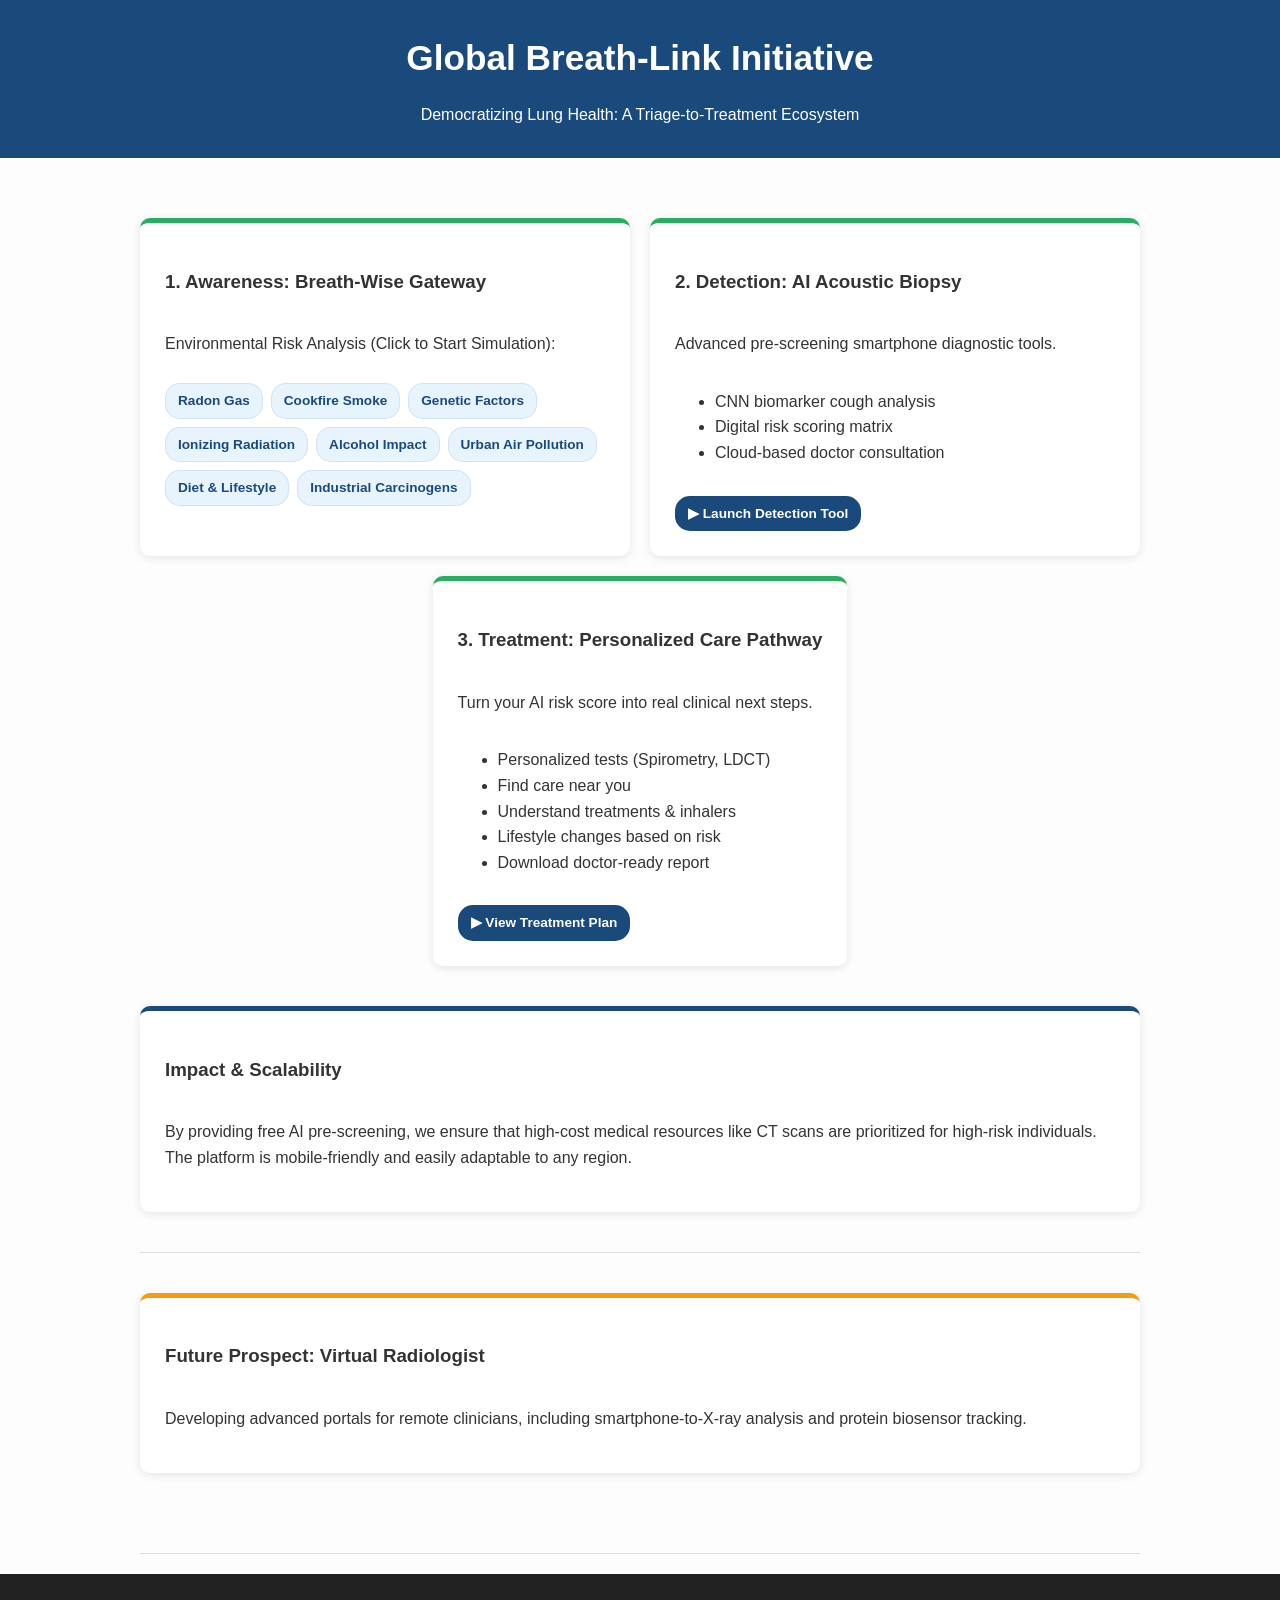
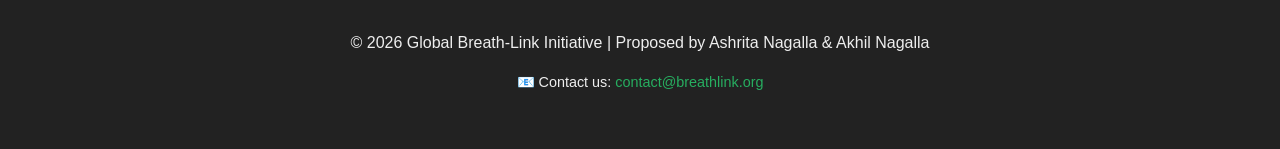
<file: index.html>
<!DOCTYPE html>
<html lang="en">
<head>
    <meta charset="UTF-8">
    <meta name="viewport" content="width=device-width, initial-scale=1.0">
    <title>Global Breath-Link Initiative</title>
    <link rel="stylesheet" href="style.css">

    <!-- Google tag (gtag.js) -->
<script async src="https://www.googletagmanager.com/gtag/js?id=G-P5VRRW606X"></script>
<script>
  window.dataLayer = window.dataLayer || [];
  function gtag(){dataLayer.push(arguments);}
  gtag('js', new Date());

  gtag('config', 'G-P5VRRW606X');
</script>
</head>
<body>

<header>
    <h1>Global Breath-Link Initiative</h1>
    <p>Democratizing Lung Health: A Triage-to-Treatment Ecosystem</p>
</header>

<div class="container" id="mainContent">
    <section>
        <div class="grid">

    <!-- 1. AWARENESS -->
    <div class="card">
        <h3>1. Awareness: Breath-Wise Gateway</h3>
        <p>Environmental Risk Analysis (Click to Start Simulation):</p>

        <div class="tag-cloud">
            <span class="tag" onclick="openSim('radon')">Radon Gas</span>
            <span class="tag" onclick="openSim('cookfire')">Cookfire Smoke</span>
            <span class="tag" onclick="openSim('genetics')">Genetic Factors</span>
            <span class="tag" onclick="openSim('radiation')">Ionizing Radiation</span>
            <span class="tag" onclick="openSim('alcohol')">Alcohol Impact</span>
            <span class="tag" onclick="openSim('air')">Urban Air Pollution</span>
            <span class="tag" onclick="openSim('diet')">Diet & Lifestyle</span>
            <span class="tag" onclick="openSim('carcinogens')">Industrial Carcinogens</span>
        </div>
    </div>

    <!-- 2. DETECTION -->
    <div class="card"
        onclick="window.location.href='detection.html'"
        style="cursor:pointer; transition:box-shadow 0.2s;"
        onmouseover="this.style.boxShadow='0 6px 24px rgba(26,74,124,0.18)'"
        onmouseout="this.style.boxShadow='0 2px 10px rgba(0,0,0,0.1)'">

        <h3>2. Detection: AI Acoustic Biopsy</h3>
        <p>Advanced pre-screening smartphone diagnostic tools.</p>

        <ul>
            <li>CNN biomarker cough analysis</li>
            <li>Digital risk scoring matrix</li>
            <li>Cloud-based doctor consultation</li>
        </ul>

        <div style="margin-top:14px;">
            <span class="tag" style="background:#1a4a7c; color:white;">
                ▶ Launch Detection Tool
            </span>
        </div>
    </div>

    <!-- 3. TREATMENT (FIXED PROPERLY) -->
    <div class="card treatment-card"
        onclick="window.location.href='treatment.html'"
        style="cursor:pointer; transition:box-shadow 0.2s;"
        onmouseover="this.style.boxShadow='0 6px 24px rgba(26,74,124,0.18)'"
        onmouseout="this.style.boxShadow='0 2px 10px rgba(0,0,0,0.1)'">

        <h3>3. Treatment: Personalized Care Pathway</h3>

        <p>Turn your AI risk score into real clinical next steps.</p>

        <ul>
            <li>Personalized tests (Spirometry, LDCT)</li>
            <li>Find care near you</li>
            <li>Understand treatments & inhalers</li>
            <li>Lifestyle changes based on risk</li>
            <li>Download doctor-ready report</li>
        </ul>

        <div style="margin-top:14px;">
            <span class="tag" style="background:#1a4a7c; color:white;">
                ▶ View Treatment Plan
            </span>
        </div>
    </div>

</div>
    <!-- IMPACT & SCALABILITY -->
    <section>
        <div class="card" style="border-top-color: var(--primary);">
            <h3>Impact &amp; Scalability</h3>
            <p>By providing free AI pre-screening, we ensure that high-cost medical resources like CT scans are prioritized for high-risk individuals. The platform is mobile-friendly and easily adaptable to any region.</p>
        </div>
    </section>

    <!-- FUTURE PROSPECT -->
    <section style="border-bottom: none;">
        <div class="card" style="border-top-color: var(--accent);">
            <h3>Future Prospect: Virtual Radiologist</h3>
            <p>Developing advanced portals for remote clinicians, including smartphone-to-X-ray analysis and protein biosensor tracking.</p>
        </div>
    </section>
</div>


<!-- SIMULATOR SECTION -->
<div id="simulator">
    <button onclick="goBack()" style="background:#1a4a7c; color:white; border:none; padding:8px 15px; border-radius:5px; cursor:pointer;">⬅ Exit</button>
    <h2 id="simTitle">PATHOLOGY ANALYSIS</h2>

    <div class="viewer">
        <canvas id="lungCanvas" width="700" height="500"></canvas>
    </div>

    <div class="healthbar"><div id="healthFill" class="healthfill"></div></div>

    <div class="controls">
        <button id="step-healthy" onclick="setExposure('healthy')">Healthy State</button>
        <button id="step-low"     onclick="setExposure('low')">Low Exposure</button>
        <button id="step-medium"  onclick="setExposure('medium')">Medium Exposure</button>
        <button id="step-high"    onclick="setExposure('high')">High Exposure</button>
    </div>

    <div class="edu-panel">
        <h3 id="eduHeading" style="color:var(--secondary); margin-top:0;">Diagnostic Overview</h3>
        <p id="infoText" style="color:#ddd; font-size:1.05rem;"></p>
        <div id="detailedSpecs" style="font-size:0.9rem; border-top:1px solid #333; padding-top:15px; margin-top:15px;">
            <div style="background:#252525; padding:15px; border-radius:8px; margin-bottom:10px;">
                <h4 style="color:var(--accent); margin:0 0 10px 0;">Cellular Pathogenesis</h4>
                <p id="specMech" style="color:#bbb;"></p>
            </div>
            <div style="background:#252525; padding:15px; border-radius:8px;">
                <h4 style="color:var(--danger); margin:0 0 10px 0;">Long-term Prognosis</h4>
                <p id="specProg" style="color:#bbb;"></p>
            </div>
        </div>
    </div>

    <p id="lockMessage" class="unlock-msg">🔒 Explore Healthy → Low → Medium → High to unlock the Exam.</p>
    <button id="quizButton" class="quizBtn" onclick="startQuiz()">Take Certification Exam</button>
</div>

<!-- QUIZ MODAL -->
<div id="quizModal">
    <div class="quiz-content">
        <h2 id="quizHeader">Certification Exam</h2>
        <div id="quizBody"></div>
        <div id="quizResults"></div>

        <div id="nameSection">
            <h3>🎓 Enter Your Name for the Certificate</h3>
            <p>Your name will appear exactly as you type it.</p>
            <div class="name-inputs">
                <input type="text" id="firstNameInput" placeholder="First Name" maxlength="30">
                <input type="text" id="lastNameInput"  placeholder="Last Name"  maxlength="30">
            </div>
            <div id="nameError">Please enter both your first and last name.</div>
        </div>

        <button id="submitQuizBtn"   onclick="submitQuiz()"          style="background:var(--secondary); color:white; border:none; padding:12px; border-radius:5px; cursor:pointer; font-weight:bold; width:100%;">Submit Answers</button>
        <button id="downloadCertBtn" onclick="generateCertificate()" class="cert-btn">⬇ Download My Certificate</button>
        <button onclick="closeQuiz()" class="close-quiz">Close [X]</button>
    </div>
</div>

<!-- Hidden canvas for certificate generation -->
<canvas id="certCanvas" width="900" height="650" style="display:none;"></canvas>

<footer>
    <p>&copy; 2026 Global Breath-Link Initiative | Proposed by Ashrita Nagalla & Akhil Nagalla</p>
    <p style="margin-top:10px; font-size:0.9rem;">📧 Contact us: <a href="mailto:contact@breathlink.org" style="color:#27ae60; text-decoration:none;">contact@breathlink.org</a></p>
</footer>

<script src="data.js"></script>
<script src="script.js"></script>

</body>
</html>
</file>
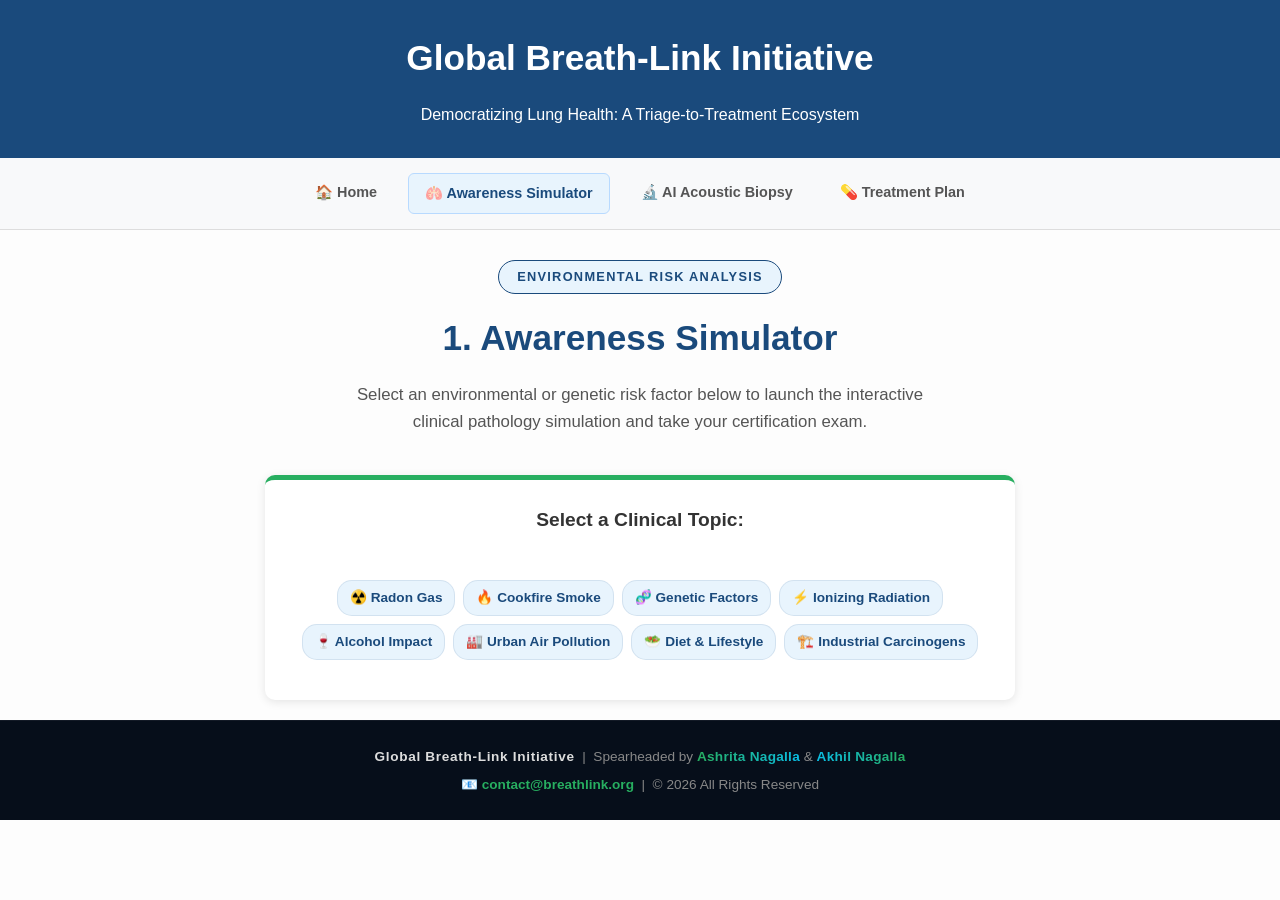
<file: awareness.html>
﻿<!DOCTYPE html>
<html lang="en">
<head>
    <meta charset="UTF-8">
    <meta name="viewport" content="width=device-width, initial-scale=1.0">
    <title>Awareness Simulator — Global Breath-Link</title>
    <link rel="stylesheet" href="style.css">
</head>
<body>

    <header>
        <h1>Global Breath-Link Initiative</h1>
        <p>Democratizing Lung Health: A Triage-to-Treatment Ecosystem</p>
    </header>

    <div class="top-nav">
        <a href="index.html">🏠 Home</a>
        <a href="awareness.html" class="active">🫁 Awareness Simulator</a>
        <a href="detection.html">🔬 AI Acoustic Biopsy</a>
        <a href="treatment.html">💊 Treatment Plan</a>
    </div>

    <div class="container" id="mainContent">
        <div style="text-align:center; margin-bottom:40px; padding-top:10px;">
            <div style="display:inline-block; background:#e8f4fd; border:1px solid var(--primary); border-radius:20px; padding:6px 18px; font-size:0.8rem; font-weight: bold; color:var(--primary); letter-spacing:0.1em; text-transform:uppercase; margin-bottom:16px;">ENVIRONMENTAL RISK ANALYSIS</div>
            <h2 style="font-size:2.2rem; margin-top:0; margin-bottom:15px; color:var(--primary);">1. Awareness Simulator</h2>
            <p style="color:#555; max-width:600px; margin:auto; line-height:1.6; font-size:1.05rem;">Select an environmental or genetic risk factor below to launch the interactive clinical pathology simulation and take your certification exam.</p>
        </div>

        <div class="card" style="border-top-color: var(--secondary); text-align: center; max-width: 700px; margin: 0 auto;">
            <h3 style="margin-top:0; font-size: 1.2rem;">Select a Clinical Topic:</h3>
            <div class="tag-cloud" style="justify-content: center; padding: 15px 0;">
                <span class="tag" onclick="openSim('radon')">☢️ Radon Gas</span>
                <span class="tag" onclick="openSim('cookfire')">🔥 Cookfire Smoke</span>
                <span class="tag" onclick="openSim('genetics')">🧬 Genetic Factors</span>
                <span class="tag" onclick="openSim('radiation')">⚡ Ionizing Radiation</span>
                <span class="tag" onclick="openSim('alcohol')">🍷 Alcohol Impact</span>
                <span class="tag" onclick="openSim('air')">🏭 Urban Air Pollution</span>
                <span class="tag" onclick="openSim('diet')">🥗 Diet & Lifestyle</span>
                <span class="tag" onclick="openSim('carcinogens')">🏗️ Industrial Carcinogens</span>
            </div>
        </div>
    </div>

    <div id="simulator">
        <button onclick="goBack()" style="background:var(--primary); color:white; border:none; padding:10px 20px; border-radius:6px; cursor:pointer; font-weight:bold; transition:0.2s; box-shadow:0 2px 5px rgba(0,0,0,0.1); margin-bottom: 20px;">⬅ Go Back to Clinical Topics</button>

        <h2 id="simTitle" style="color:var(--primary); margin-top:10px;">PATHOLOGY ANALYSIS</h2>

        <div class="viewer">
            <canvas id="lungCanvas" width="300" height="300"></canvas>
        </div>

        <div class="healthbar"><div id="healthFill" class="healthfill"></div></div>

        <div class="controls">
            <button id="step-healthy" onclick="setExposure('healthy')">Healthy State</button>
            <button id="step-low" onclick="setExposure('low')">Low Exposure</button>
            <button id="step-medium" onclick="setExposure('medium')">Medium Exposure</button>
            <button id="step-high" onclick="setExposure('high')">High Exposure</button>
        </div>

        <div class="edu-panel">
            <h3 id="eduHeading" style="color:var(--primary); margin-top:0; border-bottom:2px solid #f0f0f0; padding-bottom:10px; font-size:1.4rem;">Diagnostic Overview</h3>
            <p id="infoText" style="color:#555; font-size:1.05rem; font-weight:500; line-height:1.6;"></p>

            <div id="detailedSpecs" style="font-size:0.95rem; margin-top:20px;">
                <div style="background:#fdfdfd; padding:18px; border-radius:8px; margin-bottom:15px; border:1px solid #eee; border-left:4px solid var(--accent); box-shadow:0 2px 5px rgba(0,0,0,0.02);">
                    <h4 style="color:var(--accent); margin:0 0 8px 0; text-transform:uppercase; font-size:0.85rem; letter-spacing:0.05em;">🔬 Cellular Pathogenesis</h4>
                    <p id="specMech" style="color:#444; margin:0; line-height:1.6;"></p>
                </div>
                <div style="background:#fdfdfd; padding:18px; border-radius:8px; border:1px solid #eee; border-left:4px solid var(--danger); box-shadow:0 2px 5px rgba(0,0,0,0.02);">
                    <h4 style="color:var(--danger); margin:0 0 8px 0; text-transform:uppercase; font-size:0.85rem; letter-spacing:0.05em;">📉 Long-term Prognosis</h4>
                    <p id="specProg" style="color:#444; margin:0; line-height:1.6;"></p>
                </div>
            </div>
        </div>

        <p id="lockMessage" class="unlock-msg">🔒 Explore Healthy → Low → Medium → High to unlock the Exam.</p>
        <button id="quizButton" class="quizBtn" onclick="startQuiz()">Take Certification Exam</button>
    </div>

    <div id="quizModal">
        <div class="quiz-content">
            <h2 id="quizHeader">Certification Exam</h2>
            <div id="quizBody"></div>
            <div id="quizResults"></div>

            <div id="nameSection">
                <h3>🎓 Enter Your Name for the Certificate</h3>
                <p>Your name will appear exactly as you type it.</p>
                <div class="name-inputs">
                    <input type="text" id="firstNameInput" placeholder="First Name" maxlength="30">
                    <input type="text" id="lastNameInput" placeholder="Last Name" maxlength="30">
                </div>
                <div id="nameError">Please enter both your first and last name.</div>
            </div>

            <button id="submitQuizBtn" onclick="submitQuiz()" style="background:var(--secondary); color:white; border:none; padding:14px; border-radius:8px; cursor:pointer; font-weight:bold; width:100%; font-size:1rem; transition:0.2s;" onmouseover="this.style.boxShadow='0 4px 15px rgba(39,174,96,0.3)'; this.style.transform='translateY(-2px)';" onmouseout="this.style.boxShadow='none'; this.style.transform='none';">Submit Answers</button>
            <button id="downloadCertBtn" onclick="generateCertificate()" class="cert-btn">⬇ Download My Certificate</button>
            <button onclick="closeQuiz()" class="close-quiz">Close [X]</button>
        </div>
    </div>

    <canvas id="certCanvas" width="900" height="650" style="display:none;"></canvas>

 <footer style="background: #060e1a; padding: 25px 20px; border-top: 1px solid rgba(255,255,255,0.05); text-align: center; font-family: 'Segoe UI', Tahoma, sans-serif; font-size: 0.85rem; color: #888;">
    
    <div style="margin-bottom: 6px;">
        <strong style="color: #ddd; letter-spacing: 0.05em;">Global Breath-Link Initiative</strong> &nbsp;|&nbsp; 
        Spearheaded by 
        <span style="font-weight: 800; letter-spacing: 0.02em; background: linear-gradient(90deg, #27ae60, #0abde3); -webkit-background-clip: text; -webkit-text-fill-color: transparent;">Ashrita Nagalla</span> 
        &amp; 
        <span style="font-weight: 800; letter-spacing: 0.02em; background: linear-gradient(90deg, #0abde3, #27ae60); -webkit-background-clip: text; -webkit-text-fill-color: transparent;">Akhil Nagalla</span>
    </div>

    <div>
        📧 <a href="mailto:contact@breathlink.org" style="color: var(--secondary); text-decoration: none; font-weight: 600; transition: 0.2s;" onmouseover="this.style.color='#0abde3'" onmouseout="this.style.color='var(--secondary)'">contact@breathlink.org</a> 
        &nbsp;|&nbsp; &copy; 2026 All Rights Reserved
    </div>

</footer>

    <script src="data.js"></script>
    <script src="script.js"></script>

</body>
</html>
</file>
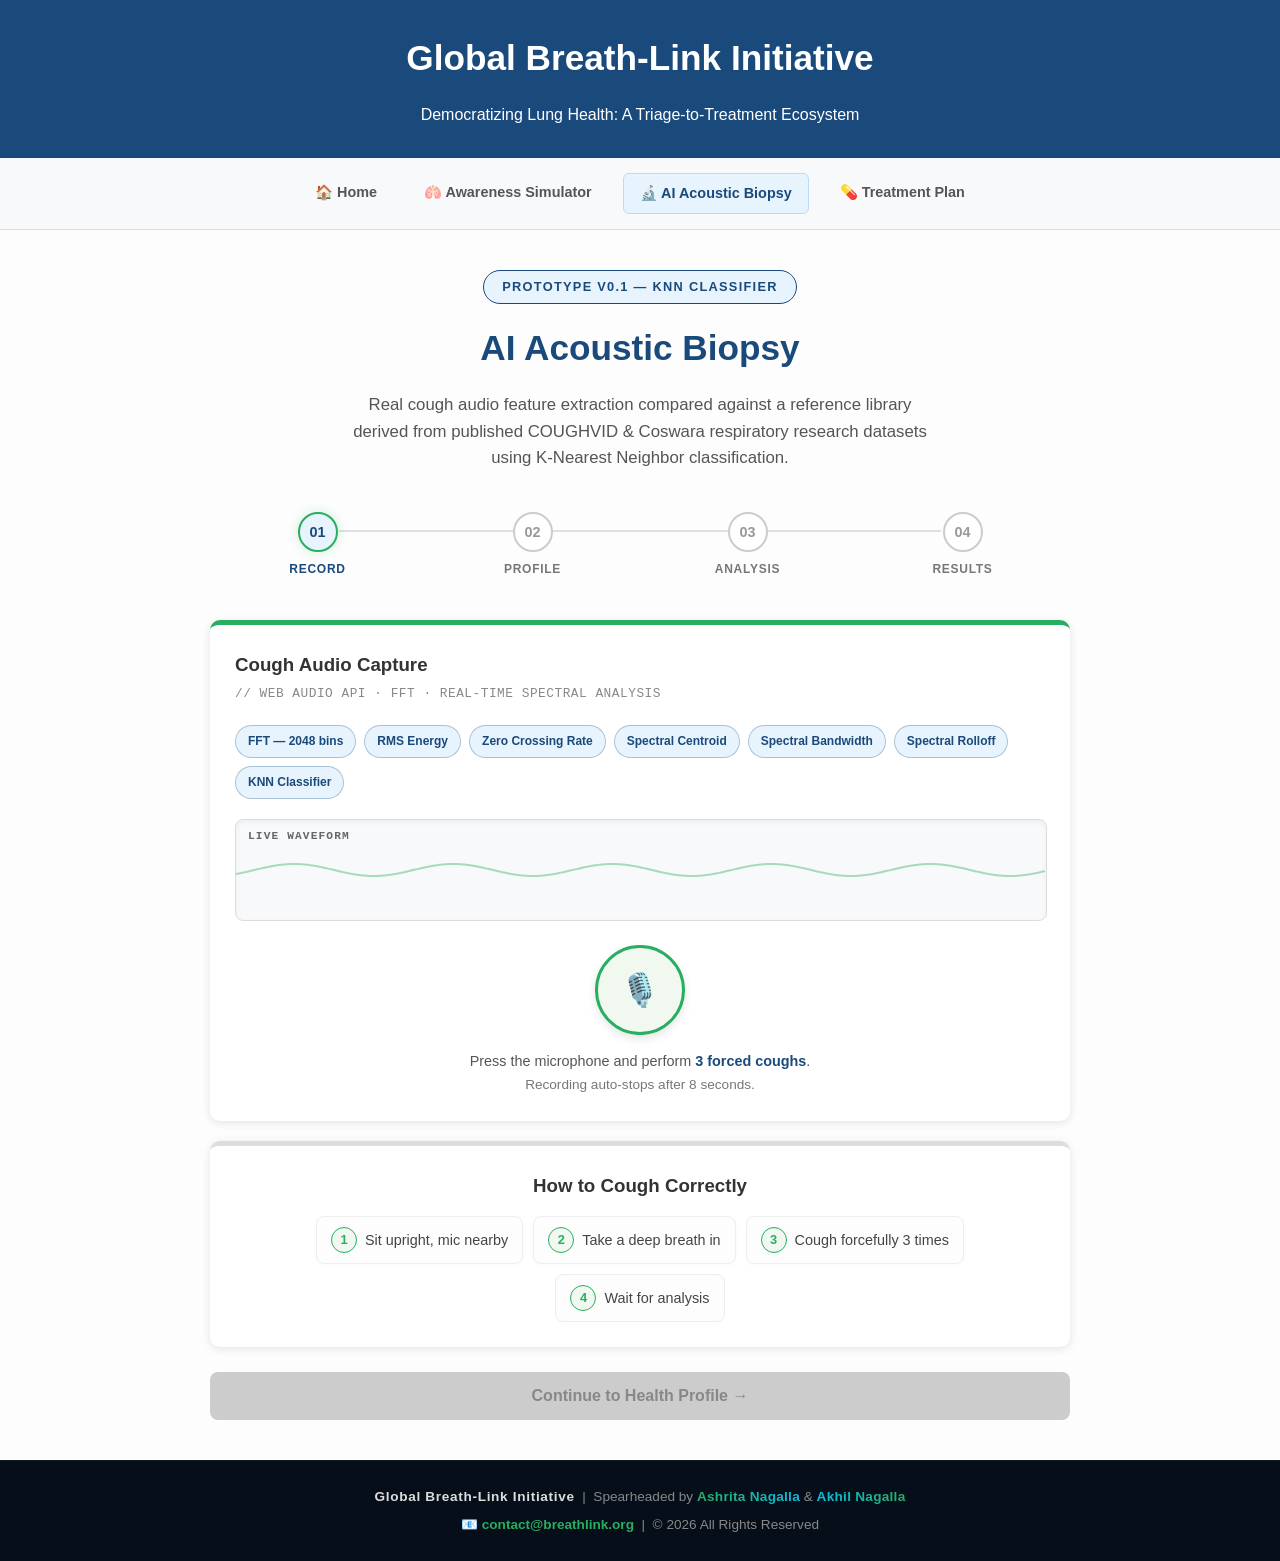
<file: detection.html>
<!DOCTYPE html>
<html lang="en">
<head>
<meta charset="UTF-8">
<meta name="viewport" content="width=device-width, initial-scale=1.0">
<title>AI Acoustic Biopsy - Global Breath-Link</title>
<link rel="stylesheet" href="style.css">
<style>
/* DETECTION SPECIFIC STYLES - ADAPTED FOR LIGHT THEME */
.detection-wrap { max-width: 860px; margin: 0 auto; padding: 20px 0; }

/* STEPS */
.steps { display:flex; justify-content:center; gap:0; margin-bottom:40px; position:relative; }
.steps::before { content:''; position:absolute; top:18px; left:15%; right:15%; height:2px; background:#e0e0e0; z-index: 0; }
.step { display:flex; flex-direction:column; align-items:center; gap:8px; flex:1; position:relative; z-index:1; }
.step-dot { width:36px; height:36px; border-radius:50%; border:2px solid #ccc; background:#fff; display:flex; align-items:center; justify-content:center; font-size:0.9rem; font-weight:bold; color:#999; transition:all 0.4s; }
.step.active .step-dot { border-color:var(--secondary); background:#e8f4fd; color:var(--primary); box-shadow:0 0 12px rgba(39,174,96,0.2); }
.step.done .step-dot { border-color:var(--secondary); background:var(--secondary); color:white; }
.step-label { font-size:0.75rem; color:#777; text-transform:uppercase; letter-spacing:0.06em; font-weight: bold; }
.step.active .step-label { color:var(--primary); }

/* PANELS */
.det-panel { display:none; animation:fadeUp 0.4s ease; }
.det-panel.active { display:block; }
@keyframes fadeUp { from{opacity:0;transform:translateY(14px)} to{opacity:1;transform:translateY(0)} }

/* CARD OVERRIDES FOR DETECTION */
.det-card-sub { font-size:0.8rem; color:#888; margin-bottom:20px; font-family:monospace; letter-spacing:0.04em; }

/* SCIENCE TAGS */
.science-bar { display:flex; gap:8px; flex-wrap:wrap; margin-bottom:20px; }
.sci-tag { font-size:0.75rem; color:var(--primary); border:1px solid rgba(26,74,124,0.3); background:#e8f4fd; padding:6px 12px; border-radius:20px; font-weight: bold;}

/* WAVEFORM */
.waveform-container { width:100%; background:#f8f9fa; border-radius:8px; border:1px solid #ddd; overflow:hidden; height:100px; position:relative; margin-bottom:24px; box-shadow: inset 0 2px 5px rgba(0,0,0,0.05); }
#waveCanvas { width:100%; height:100px; display:block; }
.waveform-label { position:absolute; top:8px; left:12px; font-size:0.7rem; color:#666; letter-spacing:0.1em; font-family:monospace; font-weight: bold; }

/* RECORDER */
.recorder-area { display:flex; flex-direction:column; align-items:center; gap:15px; }
.record-btn { width:90px; height:90px; border-radius:50%; border:3px solid var(--secondary); background:#f0f8f0; color:var(--secondary); font-size:2rem; cursor:pointer; transition:all 0.3s; display:flex; align-items:center; justify-content:center; box-shadow: 0 4px 10px rgba(0,0,0,0.1); }
.record-btn:hover { background:var(--secondary); color:white; transform:scale(1.05); }
.record-btn.recording { border-color:var(--danger); background:#ffebeb; color:var(--danger); animation:pulse-red 1.2s infinite; }
.record-btn.analyzing { border-color:var(--primary); background:#e8f4fd; color:var(--primary); animation:pulse-blue 1s infinite; }
@keyframes pulse-red { 0%,100%{box-shadow:0 0 0 0 rgba(231,76,60,0.4)} 50%{box-shadow:0 0 0 15px rgba(231,76,60,0)} }
@keyframes pulse-blue { 0%,100%{box-shadow:0 0 0 0 rgba(26,74,124,0.4)} 50%{box-shadow:0 0 0 15px rgba(26,74,124,0)} }
.record-status { font-size:0.9rem; color:#555; text-align:center; min-height:40px; line-height:1.6; font-weight: 500;}
.record-timer { font-size:2rem; font-weight:bold; color:var(--danger); display:none; font-family:monospace; }

/* INSTRUCTIONS */
.instructions { display:flex; gap:10px; flex-wrap:wrap; justify-content:center; }
.instr-item { display:flex; align-items:center; gap:8px; background:#fdfdfd; border:1px solid #eee; border-radius:8px; padding:10px 14px; font-size:0.9rem; color:#444; font-weight: 500; box-shadow: 0 2px 5px rgba(0,0,0,0.02);}
.instr-num { width:24px; height:24px; border-radius:50%; background:#f0f8f0; border:1px solid var(--secondary); color:var(--secondary); font-size:0.8rem; font-weight:bold; display:flex; align-items:center; justify-content:center; flex-shrink:0; }

/* FORM */
.form-grid { display:grid; grid-template-columns:1fr 1fr; gap:20px; }
@media(max-width:600px){.form-grid{grid-template-columns:1fr}}
.form-group { display:flex; flex-direction:column; gap:6px; }
.form-group label { font-size:0.8rem; color:#555; letter-spacing:0.05em; text-transform:uppercase; font-weight: bold; }
.form-group select, .form-group input[type="number"] { background:#fff; border:1px solid #ccc; border-radius:6px; color:#333; padding:10px 12px; font-family:'Segoe UI',Tahoma,sans-serif; font-size:1rem; outline:none; transition:border-color 0.2s; box-shadow: inset 0 1px 3px rgba(0,0,0,0.05); }
.form-group select:focus, .form-group input:focus { border-color:var(--secondary); box-shadow: 0 0 5px rgba(39,174,96,0.3); }
.radio-group { display:flex; gap:8px; }
.radio-opt { flex:1; }
.radio-opt input { display:none; }
.radio-opt label { display:block; text-align:center; padding:10px 6px; background:#f9f9f9; border:1px solid #ddd; border-radius:6px; cursor:pointer; font-size:0.9rem; color:#555; transition:all 0.2s; font-weight: 500;}
.radio-opt input:checked + label { border-color:var(--secondary); color:var(--secondary); background:#f0f8f0; font-weight: bold;}

/* BUTTONS */
.det-btn { display:block; width:100%; padding:15px; border-radius:8px; border:none; font-size:1rem; font-weight:bold; cursor:pointer; transition:all 0.2s; margin-top:25px; font-family:'Segoe UI',Tahoma,sans-serif; }
.det-btn-primary { background:var(--secondary); color:white; }
.det-btn-primary:hover { background:#22c774; box-shadow:0 4px 15px rgba(39,174,96,0.3); transform: translateY(-2px); }
.det-btn-primary:disabled { background:#ccc; color:#888; cursor:not-allowed; box-shadow: none; transform: none;}
.det-btn-outline { background:transparent; color:var(--primary); border:2px solid var(--primary); margin-top:15px; }
.det-btn-outline:hover { background:#e8f4fd; }

/* ANALYSIS */
.analysis-center { text-align:center; padding:20px 0; }
.analysis-visual { width:120px; height:120px; border-radius:50%; margin:0 auto 28px; position:relative; display:flex; align-items:center; justify-content:center; background: #fdfdfd; box-shadow: 0 5px 15px rgba(0,0,0,0.05);}
.analysis-ring { position:absolute; inset:0; border-radius:50%; border:3px solid transparent; animation:spin 2s linear infinite; }
.ring1 { border-top-color:var(--secondary); border-right-color:var(--secondary); }
.ring2 { inset:8px; border-bottom-color:var(--primary); border-left-color:var(--primary); animation-duration:1.5s; animation-direction:reverse; }
.ring3 { inset:16px; border-top-color:var(--accent); animation-duration:3s; }
@keyframes spin { to{transform:rotate(360deg)} }
.analysis-icon { font-size:2.5rem; position:relative; z-index:1; }
.analysis-log { background:#f9f9f9; border:1px solid #eee; border-radius:8px; padding:20px; text-align:left; font-family:monospace; font-size:0.85rem; color:#444; min-height:160px; max-height:260px; overflow-y:auto; box-shadow: inset 0 2px 5px rgba(0,0,0,0.02);}
.log-line { margin-bottom:8px; animation:fadeIn 0.3s ease; border-bottom: 1px dashed #eee; padding-bottom: 4px;}
.log-line .ok   { color:var(--secondary); font-weight: bold;}
.log-line .info { color:var(--primary); font-weight: bold;}
.log-line .warn { color:var(--accent); font-weight: bold;}
@keyframes fadeIn { from{opacity:0} to{opacity:1} }

/* RESULTS */
.risk-meter { position:relative; margin:0 auto 28px; width:260px; height:130px; }
.risk-meter svg { width:100%; height:100%; }
.risk-label-center { position:absolute; bottom:0; left:50%; transform:translateX(-50%); text-align:center; white-space:nowrap; }
.risk-value { font-size:2.5rem; font-weight:900; line-height:1; color: #333;}
.risk-word  { font-size:0.85rem; letter-spacing:0.1em; text-transform:uppercase; margin-top:4px; font-weight: bold; }

/* KNN MATCHES */
.knn-matches { margin-bottom:20px; }
.knn-title { font-size:0.8rem; color:#666; font-weight: bold; text-transform:uppercase; margin-bottom:12px; border-bottom: 1px solid #eee; padding-bottom: 5px;}
.knn-item { display:flex; align-items:center; gap:12px; padding:12px; background:#fdfdfd; border:1px solid #eee; border-radius:6px; margin-bottom:8px; font-size:0.9rem; font-weight: 500;}
.knn-label { min-width:140px; color:#333; }
.knn-bar-wrap { flex:1; height:8px; background:#eee; border-radius:4px; overflow:hidden; }
.knn-bar { height:100%; border-radius:4px; transition:width 1s ease; }
.knn-dist { font-family:monospace; font-size:0.8rem; color:#777; min-width:60px; text-align:right; }

/* FEATURES GRID */
.features-grid { display:grid; grid-template-columns:repeat(3,1fr); gap:15px; margin-bottom:25px; }
@media(max-width:600px){.features-grid{grid-template-columns:1fr 1fr}}
.feature-card { background:#fdfdfd; border:1px solid #eee; border-radius:8px; padding:15px; text-align:center; box-shadow: 0 2px 5px rgba(0,0,0,0.02);}
.feature-name { font-size:0.7rem; color:#777; font-weight: bold; text-transform:uppercase; margin-bottom:8px; }
.feature-bar-wrap { height:4px; background:#eee; border-radius:2px; margin:10px 0; overflow:hidden; }
.feature-bar { height:100%; border-radius:2px; transition:width 1.2s ease; }
.feature-val { font-size:1.1rem; font-weight:700; color: #333;}

/* SUMMARY */
.summary-section { background:#fdfdfd; border:1px solid #eee; border-radius:8px; padding:20px; margin-bottom:20px; text-align:left; box-shadow: 0 2px 5px rgba(0,0,0,0.02);}
.summary-title { font-size:1rem; color:var(--primary); font-weight: bold; margin-top: 0; margin-bottom:15px; border-bottom: 2px solid #f0f0f0; padding-bottom: 10px; }
.summary-row { display:flex; justify-content:space-between; align-items:flex-start; padding:10px 0; border-bottom:1px solid #f9f9f9; font-size:0.95rem; gap:12px; }
.summary-row:last-child { border-bottom:none; }
.summary-row .key { color:#666; font-weight: bold;}
.summary-row .val { color:#222; font-weight:500; text-align:right; }
.questions-list { list-style:none; padding: 0; display:flex; flex-direction:column; gap:12px; margin: 0;}
.questions-list li { display:flex; gap:12px; align-items:flex-start; font-size:0.95rem; color:#444; line-height:1.5; background: #f9f9f9; padding: 12px; border-radius: 6px; border: 1px solid #eee;}
.q-bullet { width:24px; height:24px; border-radius:50%; background:#e8f4fd; border:1px solid var(--primary); color:var(--primary); font-size:0.8rem; font-weight: bold; display:flex; align-items:center; justify-content:center; flex-shrink:0; margin-top:0px; }
.disclaimer { background:#fff3cd; border:1px solid #ffeeba; border-radius:8px; padding:15px; font-size:0.9rem; color:#856404; margin-bottom:20px; line-height:1.6; font-weight: 500;}

/* CITATION BOX */
.citation-box { background:#e8f4fd; border:1px solid #b8daff; border-radius:8px; padding:15px; font-size:0.85rem; color:#004085; margin-bottom:20px; line-height:1.6; }
</style>
</head>
<body>

<header>
    <h1>Global Breath-Link Initiative</h1>
    <p>Democratizing Lung Health: A Triage-to-Treatment Ecosystem</p>
</header>

<div style="background:#f8f9fa; border-bottom:1px solid #ddd; padding:15px 20px; display:flex; gap:15px; flex-wrap:wrap; justify-content:center;">
    <a href="index.html"     style="color:#555; text-decoration:none; padding:8px 16px; border-radius:6px; font-size:0.9rem; font-weight: bold; transition: 0.2s;" onmouseover="this.style.background='#eee'" onmouseout="this.style.background='transparent'">🏠 Home</a>
    <a href="awareness.html"     style="color:#555; text-decoration:none; padding:8px 16px; border-radius:6px; font-size:0.9rem; font-weight: bold; transition: 0.2s;" onmouseover="this.style.background='#eee'" onmouseout="this.style.background='transparent'">🫁 Awareness Simulator</a>
    <a href="detection.html" style="color:var(--primary); text-decoration:none; padding:8px 16px; border-radius:6px; font-size:0.9rem; font-weight: bold; background:#e8f4fd; border:1px solid #b8daff;">🔬 AI Acoustic Biopsy</a>
    <a href="treatment.html" style="color:#555; text-decoration:none; padding:8px 16px; border-radius:6px; font-size:0.9rem; font-weight: bold; transition: 0.2s;" onmouseover="this.style.background='#eee'" onmouseout="this.style.background='transparent'">💊 Treatment Plan</a>
</div>

<div class="container" id="mainContent">
    <div class="detection-wrap">

        <div style="text-align:center; margin-bottom:40px;">
            <div style="display:inline-block; background:#e8f4fd; border:1px solid var(--primary); border-radius:20px; padding:6px 18px; font-size:0.8rem; font-weight: bold; color:var(--primary); letter-spacing:0.1em; text-transform:uppercase; margin-bottom:16px;">PROTOTYPE v0.1 — KNN CLASSIFIER</div>
            <h2 style="font-size:2.2rem; margin-top: 0; margin-bottom:15px; color:var(--primary);">AI Acoustic Biopsy</h2>
            <p style="color:#555; max-width:600px; margin:auto; line-height:1.6; font-size:1.05rem;">Real cough audio feature extraction compared against a reference library derived from published COUGHVID &amp; Coswara respiratory research datasets using K-Nearest Neighbor classification.</p>
        </div>

        <div class="steps">
            <div class="step active" id="s1"><div class="step-dot">01</div><div class="step-label">Record</div></div>
            <div class="step"        id="s2"><div class="step-dot">02</div><div class="step-label">Profile</div></div>
            <div class="step"        id="s3"><div class="step-dot">03</div><div class="step-label">Analysis</div></div>
            <div class="step"        id="s4"><div class="step-dot">04</div><div class="step-label">Results</div></div>
        </div>

        <div class="det-panel active" id="panel1">
            <div class="card" style="border-top-color: var(--secondary); margin-bottom: 20px;">
                <h3 style="margin-top: 0; margin-bottom: 5px;">Cough Audio Capture</h3>
                <div class="det-card-sub">// WEB AUDIO API · FFT · REAL-TIME SPECTRAL ANALYSIS</div>
                <div class="science-bar">
                    <span class="sci-tag">FFT — 2048 bins</span>
                    <span class="sci-tag">RMS Energy</span>
                    <span class="sci-tag">Zero Crossing Rate</span>
                    <span class="sci-tag">Spectral Centroid</span>
                    <span class="sci-tag">Spectral Bandwidth</span>
                    <span class="sci-tag">Spectral Rolloff</span>
                    <span class="sci-tag">KNN Classifier</span>
                </div>
                <div class="waveform-container">
                    <span class="waveform-label">LIVE WAVEFORM</span>
                    <canvas id="waveCanvas" width="800" height="100"></canvas>
                </div>
                <div class="recorder-area">
                    <div class="record-timer" id="timer">0:00</div>
                    <button class="record-btn" id="recordBtn" onclick="toggleRecord()">🎙️</button>
                    <div class="record-status" id="recordStatus">
                        Press the microphone and perform <strong style="color:var(--primary);">3 forced coughs</strong>.<br>
                        <span style="font-size:0.85rem; color: #777;">Recording auto-stops after 8 seconds.</span>
                    </div>
                </div>
            </div>
            
            <div class="card" style="border-top-color: #ddd;">
                <h3 style="margin-top: 0; margin-bottom: 15px; text-align: center;">How to Cough Correctly</h3>
                <div class="instructions">
                    <div class="instr-item"><div class="instr-num">1</div>Sit upright, mic nearby</div>
                    <div class="instr-item"><div class="instr-num">2</div>Take a deep breath in</div>
                    <div class="instr-item"><div class="instr-num">3</div>Cough forcefully 3 times</div>
                    <div class="instr-item"><div class="instr-num">4</div>Wait for analysis</div>
                </div>
            </div>
            <button class="det-btn det-btn-primary" id="nextBtn1" disabled onclick="goTo(2)">Continue to Health Profile →</button>
        </div>

        <div class="det-panel" id="panel2">
            <div class="card" style="border-top-color: var(--primary);">
                <h3 style="margin-top: 0; margin-bottom: 5px;">Health Risk Profile</h3>
                <div class="det-card-sub">// COMBINED WITH ACOUSTIC SCORE FOR FINAL TRIAGE</div>
                <div class="form-grid">
                    <div class="form-group">
                        <label>Age</label>
                        <input type="number" id="f_age" min="10" max="100" placeholder="e.g. 45">
                    </div>
                    <div class="form-group">
                        <label>Biological Sex</label>
                        <select id="f_sex">
                            <option value="">Select...</option>
                            <option>Male</option><option>Female</option><option>Prefer not to say</option>
                        </select>
                    </div>
                    <div class="form-group">
                        <label>Smoking History</label>
                        <select id="f_smoke">
                            <option value="">Select...</option>
                            <option value="0">Never smoked</option>
                            <option value="1">Former smoker</option>
                            <option value="2">Current smoker</option>
                        </select>
                    </div>
                    <div class="form-group">
                        <label>Years of Smoke/Dust Exposure</label>
                        <input type="number" id="f_years" min="0" max="60" placeholder="e.g. 10">
                    </div>
                    <div class="form-group">
                        <label>Persistent Cough Duration</label>
                        <div class="radio-group">
                            <div class="radio-opt"><input type="radio" name="cough" id="c0" value="0"><label for="c0">None</label></div>
                            <div class="radio-opt"><input type="radio" name="cough" id="c1" value="1"><label for="c1">1–3 wks</label></div>
                            <div class="radio-opt"><input type="radio" name="cough" id="c2" value="2"><label for="c2">3+ wks</label></div>
                        </div>
                    </div>
                    <div class="form-group">
                        <label>Shortness of Breath</label>
                        <div class="radio-group">
                            <div class="radio-opt"><input type="radio" name="sob" id="sob0" value="0"><label for="sob0">No</label></div>
                            <div class="radio-opt"><input type="radio" name="sob" id="sob1" value="1"><label for="sob1">Mild</label></div>
                            <div class="radio-opt"><input type="radio" name="sob" id="sob2" value="2"><label for="sob2">Severe</label></div>
                        </div>
                    </div>
                    <div class="form-group">
                        <label>Chest Pain or Tightness</label>
                        <div class="radio-group">
                            <div class="radio-opt"><input type="radio" name="chest" id="ch0" value="0"><label for="ch0">No</label></div>
                            <div class="radio-opt"><input type="radio" name="chest" id="ch1" value="1"><label for="ch1">Yes</label></div>
                        </div>
                    </div>
                    <div class="form-group">
                        <label>Indoor Cookfire / Smoke Exposure</label>
                        <div class="radio-group">
                            <div class="radio-opt"><input type="radio" name="cook" id="ck0" value="0"><label for="ck0">No</label></div>
                            <div class="radio-opt"><input type="radio" name="cook" id="ck1" value="1"><label for="ck1">Yes</label></div>
                        </div>
                    </div>
                </div>
                <button class="det-btn det-btn-primary" onclick="runAnalysis()">Run KNN Acoustic + Risk Analysis →</button>
            </div>
        </div>

        <div class="det-panel" id="panel3">
            <div class="card" style="border-top-color: var(--accent); text-align:center;">
                <h3 style="margin-top: 0; margin-bottom: 5px;">KNN Classifier Running</h3>
                <div class="det-card-sub">// COMPARING YOUR COUGH AGAINST REFERENCE LIBRARY</div>
                <div class="analysis-center">
                    <div class="analysis-visual">
                        <div class="analysis-ring ring1"></div>
                        <div class="analysis-ring ring2"></div>
                        <div class="analysis-ring ring3"></div>
                        <div class="analysis-icon">🫁</div>
                    </div>
                    <div class="analysis-log" id="analysisLog">
                        <div class="log-line"><span class="info">[INIT]</span> Loading audio feature buffer...</div>
                    </div>
                </div>
            </div>
        </div>

        <div class="det-panel" id="panel4">
            <div class="card" style="border-top-color: var(--secondary); text-align:center; margin-bottom: 20px;">
                <h3 style="margin-top: 0; margin-bottom: 5px;">Acoustic Classification Complete</h3>
                <div class="det-card-sub">// KNN TRIAGE SCORE — RESEARCH-GROUNDED</div>

                <div class="risk-meter">
                    <svg viewBox="0 0 200 110">
                        <path d="M 20 100 A 80 80 0 0 1 180 100" fill="none" stroke="#f0f0f0" stroke-width="14" stroke-linecap="round"/>
                        <path d="M 20 100 A 80 80 0 0 1 80 27"  fill="none" stroke="#27ae60" stroke-width="14" stroke-linecap="round" opacity="0.5"/>
                        <path d="M 80 27  A 80 80 0 0 1 140 27" fill="none" stroke="#f39c12" stroke-width="14" stroke-linecap="round" opacity="0.5"/>
                        <path d="M 140 27 A 80 80 0 0 1 180 100" fill="none" stroke="#e74c3c" stroke-width="14" stroke-linecap="round" opacity="0.5"/>
                        <line id="needle" x1="100" y1="100" x2="100" y2="30" stroke="#333" stroke-width="3" stroke-linecap="round" transform="rotate(0,100,100)" style="transition:transform 1.5s cubic-bezier(0.34,1.56,0.64,1)"/>
                        <circle cx="100" cy="100" r="6" fill="#333"/>
                    </svg>
                    <div class="risk-label-center">
                        <div class="risk-value" id="scoreVal">--</div>
                        <div class="risk-word"  id="riskWord" style="color:var(--secondary)">CALCULATING</div>
                    </div>
                </div>

                <div class="features-grid" id="featuresGrid"></div>
            </div>

            <div class="card" style="border-top-color: var(--primary); margin-bottom: 20px;">
                <h3 style="margin-top: 0; margin-bottom: 5px;">K-Nearest Neighbor Matches</h3>
                <div class="det-card-sub">// YOUR COUGH VS COUGHVID/COSWARA REFERENCE PROFILES</div>
                <div class="citation-box">
                    <strong>Research basis:</strong> Reference feature ranges derived from published studies using the COUGHVID dataset (25,000+ recordings, Orlandic et al. 2021) and Coswara dataset. Features: spectral centroid (healthy &gt; symptomatic), ZCR (restrictive disease = high, obstructive = low), RMS energy, and spectral bandwidth (1300–3200 Hz for coughs).
                </div>
                <div class="knn-matches" id="knnMatches"></div>
            </div>

            <div class="card" style="border-top-color: #ddd; margin-bottom: 20px;">
                <h3 style="margin-top: 0; margin-bottom: 5px;">Extracted Audio Features</h3>
                <div class="det-card-sub">// RAW MEASUREMENTS FROM YOUR COUGH RECORDING</div>
                <div id="audioFeatureDetails"></div>
            </div>

            <div id="summaryBlock"></div>

            <div class="disclaimer">
                ⚠️ <strong>Important:</strong> This is a research prototype pre-screening tool, not a medical diagnosis. The KNN classifier uses published acoustic feature ranges as a reference — it cannot replace clinical evaluation. Always consult a qualified healthcare provider.
            </div>

            <button class="det-btn det-btn-primary" onclick="goToTreatment()">▶ View My Treatment Plan →</button>
            <button class="det-btn" style="background:var(--primary); color:white;" onclick="downloadSummary()">⬇ Download Doctor Summary</button>
            <button class="det-btn det-btn-outline" onclick="restart()">↺ New Analysis</button>
        </div>

    </div>
</div>

<footer style="background: #060e1a; padding: 25px 20px; border-top: 1px solid rgba(255,255,255,0.05); text-align: center; font-family: 'Segoe UI', Tahoma, sans-serif; font-size: 0.85rem; color: #888;">
    
    <div style="margin-bottom: 6px;">
        <strong style="color: #ddd; letter-spacing: 0.05em;">Global Breath-Link Initiative</strong> &nbsp;|&nbsp; 
        Spearheaded by 
        <span style="font-weight: 800; letter-spacing: 0.02em; background: linear-gradient(90deg, #27ae60, #0abde3); -webkit-background-clip: text; -webkit-text-fill-color: transparent;">Ashrita Nagalla</span> 
        &amp; 
        <span style="font-weight: 800; letter-spacing: 0.02em; background: linear-gradient(90deg, #0abde3, #27ae60); -webkit-background-clip: text; -webkit-text-fill-color: transparent;">Akhil Nagalla</span>
    </div>

    <div>
        📧 <a href="mailto:contact@breathlink.org" style="color: var(--secondary); text-decoration: none; font-weight: 600; transition: 0.2s;" onmouseover="this.style.color='#0abde3'" onmouseout="this.style.color='var(--secondary)'">contact@breathlink.org</a> 
        &nbsp;|&nbsp; &copy; 2026 All Rights Reserved
    </div>

</footer>

<script>
// --- JAVASCRIPT REMAINS UNCHANGED (LOGIC & API) ---
// Note: Only minor color hex updates were made within innerHTML strings to ensure 
// text remains readable against the new light theme backgrounds.

const REFERENCE_LIBRARY = [
    { label:"Healthy",              color:"#27ae60", sc:3200, bw:2400, zcr:0.28, rms:0.55, ro:5800, ev:0.12 },
    { label:"Healthy",              color:"#27ae60", sc:3500, bw:2600, zcr:0.30, rms:0.50, ro:6100, ev:0.10 },
    { label:"Healthy",              color:"#27ae60", sc:2900, bw:2200, zcr:0.25, rms:0.60, ro:5500, ev:0.14 },
    { label:"Healthy",              color:"#27ae60", sc:3100, bw:2300, zcr:0.27, rms:0.52, ro:5700, ev:0.11 },
    { label:"Healthy",              color:"#27ae60", sc:3800, bw:2800, zcr:0.32, rms:0.45, ro:6500, ev:0.09 },
    { label:"Dry/Mild Irritation",  color:"#f39c12", sc:2400, bw:1900, zcr:0.22, rms:0.48, ro:4800, ev:0.18 },
    { label:"Dry/Mild Irritation",  color:"#f39c12", sc:2200, bw:1800, zcr:0.20, rms:0.45, ro:4500, ev:0.20 },
    { label:"Dry/Mild Irritation",  color:"#f39c12", sc:2600, bw:2000, zcr:0.23, rms:0.50, ro:5000, ev:0.17 },
    { label:"Dry/Mild Irritation",  color:"#f39c12", sc:2100, bw:1700, zcr:0.19, rms:0.42, ro:4200, ev:0.22 },
    { label:"Obstructive Pattern",  color:"#e67e22", sc:1600, bw:1500, zcr:0.12, rms:0.75, ro:3500, ev:0.30 },
    { label:"Obstructive Pattern",  color:"#e67e22", sc:1400, bw:1400, zcr:0.10, rms:0.80, ro:3200, ev:0.35 },
    { label:"Obstructive Pattern",  color:"#e67e22", sc:1800, bw:1600, zcr:0.13, rms:0.70, ro:3800, ev:0.28 },
    { label:"Obstructive Pattern",  color:"#e67e22", sc:1500, bw:1450, zcr:0.11, rms:0.78, ro:3400, ev:0.32 },
    { label:"Wet/Productive",       color:"#e74c3c", sc:1200, bw:1350, zcr:0.15, rms:0.65, ro:3000, ev:0.40 },
    { label:"Wet/Productive",       color:"#e74c3c", sc:1100, bw:1300, zcr:0.14, rms:0.68, ro:2800, ev:0.42 },
    { label:"Wet/Productive",       color:"#e74c3c", sc:1300, bw:1400, zcr:0.16, rms:0.62, ro:3100, ev:0.38 },
    { label:"Restrictive Pattern",  color:"#e74c3c", sc:900,  bw:1300, zcr:0.38, rms:0.30, ro:2500, ev:0.45 },
    { label:"Restrictive Pattern",  color:"#e74c3c", sc:800,  bw:1200, zcr:0.40, rms:0.28, ro:2300, ev:0.48 },
    { label:"Restrictive Pattern",  color:"#e74c3c", sc:1000, bw:1350, zcr:0.36, rms:0.32, ro:2600, ev:0.43 },
    { label:"Symptomatic",          color:"#e74c3c", sc:1800, bw:1700, zcr:0.18, rms:0.58, ro:3900, ev:0.35 },
    { label:"Symptomatic",          color:"#e74c3c", sc:1600, bw:1600, zcr:0.17, rms:0.55, ro:3600, ev:0.37 },
    { label:"Symptomatic",          color:"#e74c3c", sc:2000, bw:1800, zcr:0.19, rms:0.60, ro:4100, ev:0.33 },
];

const LABEL_RISK = {
    "Healthy":             0,
    "Dry/Mild Irritation": 25,
    "Obstructive Pattern": 55,
    "Wet/Productive":      60,
    "Restrictive Pattern": 65,
    "Symptomatic":         70,
};

let mediaRecorder, audioCtx, analyser, sourceNode;
let recordingChunks = [], isRecording = false;
let waveAnimId, recordTimer, recordSeconds = 0;
let audioFeatures = {}, allSamples = [];

const waveCanvas = document.getElementById('waveCanvas');
const waveCtx    = waveCanvas.getContext('2d');

function drawIdleWave() {
    waveCtx.clearRect(0, 0, waveCanvas.width, waveCanvas.height);
    waveCtx.strokeStyle = 'rgba(39,174,96,0.4)';
    waveCtx.lineWidth = 2;
    waveCtx.beginPath();
    const mid = waveCanvas.height / 2;
    for (let x = 0; x < waveCanvas.width; x++) {
        const y = mid + Math.sin(x * 0.04 + Date.now() * 0.002) * 6;
        x === 0 ? waveCtx.moveTo(x, y) : waveCtx.lineTo(x, y);
    }
    waveCtx.stroke();
    waveAnimId = requestAnimationFrame(drawIdleWave);
}
drawIdleWave();

function drawLiveWave(data) {
    waveCtx.clearRect(0, 0, waveCanvas.width, waveCanvas.height);
    waveCtx.lineWidth = 2;
    waveCtx.strokeStyle = '#27ae60';
    waveCtx.beginPath();
    const sw = waveCanvas.width / data.length;
    for (let i = 0; i < data.length; i++) {
        const y = (data[i] / 128.0) * waveCanvas.height / 2;
        i === 0 ? waveCtx.moveTo(i * sw, y) : waveCtx.lineTo(i * sw, y);
    }
    waveCtx.stroke();
}

async function toggleRecord() {
    if (isRecording) { stopRecording(); return; }
    try {
        const stream = await navigator.mediaDevices.getUserMedia({ audio: true });
        audioCtx  = new (window.AudioContext || window.webkitAudioContext)();
        analyser  = audioCtx.createAnalyser();
        analyser.fftSize = 2048;
        sourceNode = audioCtx.createMediaStreamSource(stream);
        sourceNode.connect(analyser);
        mediaRecorder = new MediaRecorder(stream);
        recordingChunks = []; allSamples = [];
        mediaRecorder.ondataavailable = e => recordingChunks.push(e.data);
        mediaRecorder.start();
        isRecording = true; recordSeconds = 0;
        document.getElementById('recordBtn').className = 'record-btn recording';
        document.getElementById('recordBtn').textContent = '⏹';
        document.getElementById('recordStatus').innerHTML = '<span style="color:var(--danger); font-weight:bold;">● RECORDING — Cough 3 times now!</span>';
        document.getElementById('timer').style.display = 'block';
        cancelAnimationFrame(waveAnimId);

        const td = new Uint8Array(analyser.fftSize);
        const fd = new Uint8Array(analyser.frequencyBinCount);
        (function liveLoop() {
            if (!isRecording) return;
            analyser.getByteTimeDomainData(td);
            analyser.getByteFrequencyData(fd);
            allSamples.push({ time: [...td], freq: [...fd] });
            drawLiveWave(td);
            waveAnimId = requestAnimationFrame(liveLoop);
        })();

        recordTimer = setInterval(() => {
            recordSeconds++;
            const m = Math.floor(recordSeconds / 60), s = recordSeconds % 60;
            document.getElementById('timer').textContent = m + ':' + String(s).padStart(2,'0');
            if (recordSeconds >= 8) stopRecording();
        }, 1000);
    } catch(e) {
        document.getElementById('recordStatus').innerHTML = '<span style="color:var(--danger);">Microphone access denied. Please allow mic access and try again.</span>';
    }
}

function stopRecording() {
    if (!isRecording) return;
    isRecording = false;
    clearInterval(recordTimer);
    cancelAnimationFrame(waveAnimId);
    mediaRecorder.stop();
    mediaRecorder.stream.getTracks().forEach(t => t.stop());
    document.getElementById('recordBtn').className = 'record-btn analyzing';
    document.getElementById('recordBtn').textContent = '⚙️';
    document.getElementById('recordStatus').innerHTML = '<span style="color:var(--primary); font-weight:bold;">⚙ Extracting features...</span>';
    document.getElementById('timer').style.display = 'none';
    setTimeout(() => {
        extractFeatures();
        document.getElementById('recordBtn').className = 'record-btn';
        document.getElementById('recordBtn').textContent = '✅';
        document.getElementById('recordStatus').innerHTML = '<span style="color:var(--secondary); font-weight:bold;">✓ Recording captured! Continue below.</span>';
        document.getElementById('nextBtn1').disabled = false;
        drawIdleWave();
    }, 1200);
}

function extractFeatures() {
    const SR = audioCtx ? audioCtx.sampleRate : 44100;
    const fftSize = analyser ? analyser.fftSize : 2048;

    if (allSamples.length === 0) {
        audioFeatures = {
            rms: 0.48, zcr: 0.22, sc: 2600, bw: 2000, ro: 5200,
            coughCount: 3, duration: 5, ev: 0.20, raw: { rms:'0.4800', zcr:'0.2200' }
        };
        return;
    }

    let sumRMS = 0, sumZCR = 0, sumSC = 0, sumBW = 0, sumRO = 0;
    let peakE = 0, peakBin = 0;
    const energies = [];

    allSamples.forEach(s => {
        let sq = 0;
        s.time.forEach(v => { const n=(v-128)/128; sq+=n*n; });
        const rms = Math.sqrt(sq/s.time.length);
        energies.push(rms); sumRMS += rms;

        let zc = 0;
        for (let i=1;i<s.time.length;i++) if ((s.time[i]-128>=0)!==(s.time[i-1]-128>=0)) zc++;
        sumZCR += zc/s.time.length;

        let wSum=0, mSum=0;
        const totalE = s.freq.reduce((a,b)=>a+b,0);
        s.freq.forEach((mag,i) => {
            const hz = i*(SR/fftSize);
            wSum += hz*mag; mSum += mag;
            if (mag>peakE) { peakE=mag; peakBin=i; }
        });
        const centroid = mSum>0 ? wSum/mSum : 1000;
        sumSC += centroid;

        let bwSum = 0;
        s.freq.forEach((mag,i) => {
            const hz=i*(SR/fftSize);
            bwSum += mag*(hz-centroid)**2;
        });
        sumBW += mSum>0 ? Math.sqrt(bwSum/mSum) : 1500;

        let ce=0;
        for (let i=0;i<s.freq.length;i++) {
            ce+=s.freq[i];
            if (ce>=totalE*0.85) { sumRO+=(i*(SR/fftSize)); break; }
        }
    });

    const n = allSamples.length;
    const avgRMS = sumRMS/n;
    const avgZCR = sumZCR/n;
    const avgSC  = sumSC/n;
    const avgBW  = sumBW/n;
    const avgRO  = sumRO/n;

    const avgE = energies.reduce((a,b)=>a+b)/energies.length;
    const ev   = energies.reduce((s,e)=>s+(e-avgE)**2,0)/energies.length;

    let coughCount=0, inCough=false;
    const thresh = avgRMS*2.2;
    energies.forEach(e => {
        if (e>thresh&&!inCough){coughCount++;inCough=true;}
        else if (e<thresh*0.6){inCough=false;}
    });

    audioFeatures = {
        rms: Math.min(avgRMS, 1.0),
        zcr: Math.min(avgZCR, 1.0),
        sc:  Math.round(avgSC),
        bw:  Math.round(avgBW),
        ro:  Math.round(avgRO),
        coughCount: Math.max(1, coughCount),
        duration: recordSeconds,
        ev: ev,
        raw: { rms: avgRMS.toFixed(4), zcr: avgZCR.toFixed(4) }
    };
}

function knnClassify(k = 5) {
    const af = audioFeatures;
    const norm = {
        sc:  Math.min(af.sc  / 4300, 1),
        bw:  Math.min(af.bw  / 3200, 1),
        zcr: Math.min(af.zcr, 1),
        rms: Math.min(af.rms, 1),
        ro:  Math.min(af.ro  / 7800, 1),
        ev:  Math.min(af.ev  / 0.5,  1),
    };

    const distances = REFERENCE_LIBRARY.map(ref => {
        const rNorm = {
            sc:  ref.sc  / 4300,
            bw:  ref.bw  / 3200,
            zcr: ref.zcr,
            rms: ref.rms,
            ro:  ref.ro  / 7800,
            ev:  ref.ev  / 0.5,
        };
        const d = Math.sqrt(
            2.0 * (norm.sc  - rNorm.sc)**2  +
            1.5 * (norm.zcr - rNorm.zcr)**2 +
            1.5 * (norm.rms - rNorm.rms)**2 +
            1.0 * (norm.bw  - rNorm.bw)**2  +
            0.8 * (norm.ro  - rNorm.ro)**2  +
            0.7 * (norm.ev  - rNorm.ev)**2
        );
        return { ...ref, distance: d };
    });

    distances.sort((a,b) => a.distance - b.distance);
    const kNearest = distances.slice(0, k);

    const votes = {};
    kNearest.forEach(n => {
        const w = 1 / (n.distance + 0.001);
        votes[n.label] = (votes[n.label] || 0) + w;
    });

    const totalVote = Object.values(votes).reduce((a,b)=>a+b, 0);
    const topLabel  = Object.entries(votes).sort((a,b)=>b[1]-a[1])[0][0];
    const confidence = ((votes[topLabel]/totalVote)*100).toFixed(1);

    return { kNearest, votes, totalVote, topLabel, confidence };
}

let lastKNN = null;

function computeScore() {
    lastKNN = knnClassify(5);

    let acousticScore = 0;
    Object.entries(lastKNN.votes).forEach(([label, vote]) => {
        acousticScore += (vote / lastKNN.totalVote) * (LABEL_RISK[label] || 0);
    });
    acousticScore = Math.round(acousticScore);

    const age   = parseInt(document.getElementById('f_age').value)  || 30;
    const smoke = parseInt(document.getElementById('f_smoke').value) || 0;
    const years = parseInt(document.getElementById('f_years').value) || 0;
    const cough = parseInt(document.querySelector('input[name="cough"]:checked')?.value || 0);
    const sob   = parseInt(document.querySelector('input[name="sob"]:checked')?.value   || 0);
    const chest = parseInt(document.querySelector('input[name="chest"]:checked')?.value || 0);
    const cook  = parseInt(document.querySelector('input[name="cook"]:checked')?.value  || 0);

    let symScore = 0;
    if (age>55) symScore+=8; else if (age>45) symScore+=5; else if (age>35) symScore+=2;
    symScore += smoke*4;
    symScore += Math.min(years*0.4, 5);
    symScore += cough*4;
    symScore += sob*4;
    symScore += chest*4;
    symScore += cook*2;
    symScore = Math.min(symScore, 30);

    return Math.min(acousticScore + symScore, 100);
}

function runAnalysis() {
    goTo(3);
    const af = audioFeatures;
    const log = document.getElementById('analysisLog');
    const lines = [
        ['info', 'Loading cough audio buffer...'],
        ['ok',   'FFT complete — 2048 frequency bins extracted'],
        ['ok',   `RMS Energy          → ${af.raw?.rms || af.rms.toFixed(4)} (amplitude of cough force)`],
        ['ok',   `Zero Crossing Rate  → ${af.raw?.zcr || af.zcr.toFixed(4)} (obstructive=low, restrictive=high)`],
        ['ok',   `Spectral Centroid   → ${af.sc} Hz (healthy > symptomatic per COUGHVID research)`],
        ['ok',   `Spectral Bandwidth  → ${af.bw} Hz (reference range: 1300–3200 Hz)`],
        ['ok',   `Spectral Rolloff    → ${af.ro} Hz (reference range: up to 7800 Hz)`],
        ['ok',   `Cough events detected: ${af.coughCount}`],
        ['info', 'Normalizing features to COUGHVID reference scale...'],
        ['info', 'Running K=5 Nearest Neighbor classifier...'],
        ['info', 'Computing weighted Euclidean distances to 22 reference profiles...'],
        ['warn', 'Combining acoustic score with symptom triage profile...'],
        ['ok',   'Classification complete ✓'],
    ];
    log.innerHTML = '';
    lines.forEach((line, i) => {
        setTimeout(() => {
            log.innerHTML += `<div class="log-line"><span class="${line[0]}">[${line[0].toUpperCase()}]</span> ${line[1]}</div>`;
            log.scrollTop = log.scrollHeight;
            if (i === lines.length-1) setTimeout(showResults, 700);
        }, i * 250);
    });
}

function showResults() {
    goTo(4);
    const score = computeScore();

    // ── SAVE SCORE TO LOCALSTORAGE SO TREATMENT.HTML CAN READ IT ──
    localStorage.setItem('riskScore', score);

    const knn   = lastKNN;

    let riskColor, riskDesc;
    let riskWord = document.getElementById('riskWord');

    if (score < 25) {
        riskWord.textContent = 'LOW RISK';      riskColor = '#27ae60';
        riskDesc = 'Acoustic profile closely matches healthy cough patterns. Maintain regular check-ups.';
    } else if (score < 50) {
        riskWord.textContent = 'MILD CONCERN';  riskColor = '#f39c12';
        riskDesc = 'Some acoustic markers suggest mild airway changes. A routine doctor conversation is recommended.';
    } else if (score < 72) {
        riskWord.textContent = 'MODERATE';      riskColor = '#e67e22';
        riskDesc = 'Acoustic + symptom profile shows notable indicators. Follow-up with a healthcare provider is advised.';
    } else {
        riskWord.textContent = 'ELEVATED';      riskColor = '#e74c3c';
        riskDesc = 'Multiple acoustic risk markers detected. Please discuss lung screening with a doctor promptly.';
    }

    document.getElementById('scoreVal').style.color = riskColor;
    document.getElementById('scoreVal').textContent  = score;
    riskWord.style.color = riskColor;

    const angle = (score/100)*180 - 90;
    document.getElementById('needle').setAttribute('transform', `rotate(${angle},100,100)`);

    const maxSC = 4300, maxBW = 3200, maxRO = 7800;
    const features = [
        { name:'Spectral Centroid', val: audioFeatures.sc+'Hz',  pct: Math.min(audioFeatures.sc/maxSC*100,100),        color:'var(--primary)' },
        { name:'Spectral Bandwidth',val: audioFeatures.bw+'Hz',  pct: Math.min(audioFeatures.bw/maxBW*100,100),        color:'var(--secondary)' },
        { name:'Spectral Rolloff',  val: audioFeatures.ro+'Hz',  pct: Math.min(audioFeatures.ro/maxRO*100,100),        color:'var(--accent)' },
        { name:'ZCR',               val: audioFeatures.zcr.toFixed(3), pct: Math.min(audioFeatures.zcr*250,100),       color:'#9b59b6' },
        { name:'RMS Energy',        val: audioFeatures.rms.toFixed(3), pct: Math.min(audioFeatures.rms*100,100),       color:'var(--secondary)' },
        { name:'Cough Events',      val: audioFeatures.coughCount,     pct: Math.min(audioFeatures.coughCount*25,100), color:'var(--danger)' },
    ];

    document.getElementById('featuresGrid').innerHTML = features.map(f=>`
        <div class="feature-card">
            <div class="feature-name">${f.name}</div>
            <div class="feature-val" style="color:${f.color}">${f.val}</div>
            <div class="feature-bar-wrap"><div class="feature-bar" style="width:${Math.round(f.pct)}%;background:${f.color};"></div></div>
        </div>`).join('');

    const maxDist = Math.max(...knn.kNearest.map(n=>n.distance));
    document.getElementById('knnMatches').innerHTML = `
        <div class="knn-title">Top ${knn.kNearest.length} closest reference profiles (K=5) — KNN classifier result: <span style="color:${knn.kNearest[0].color}">${knn.topLabel}</span> (${knn.confidence}% confidence)</div>
        ${knn.kNearest.map((n,i) => `
            <div class="knn-item">
                <span style="color:#888;font-family:monospace;font-size:0.8rem;">#${i+1}</span>
                <span class="knn-label" style="color:${n.color}">${n.label}</span>
                <div class="knn-bar-wrap">
                    <div class="knn-bar" style="width:${Math.round((1-n.distance/maxDist)*100)}%;background:${n.color};"></div>
                </div>
                <span class="knn-dist">d=${n.distance.toFixed(3)}</span>
            </div>`).join('')}`;

    document.getElementById('audioFeatureDetails').innerHTML = `
        <div class="summary-section" style="margin-bottom:0;">
            <div class="summary-title">Measured vs Reference</div>
            <div class="summary-row"><span class="key">Spectral Centroid</span><span class="val">${audioFeatures.sc} Hz <span style="color:#888;font-size:0.8rem;">healthy: ~3000–3800 Hz</span></span></div>
            <div class="summary-row"><span class="key">Spectral Bandwidth</span><span class="val">${audioFeatures.bw} Hz <span style="color:#888;font-size:0.8rem;">reference: 1300–3200 Hz</span></span></div>
            <div class="summary-row"><span class="key">Spectral Rolloff</span><span class="val">${audioFeatures.ro} Hz <span style="color:#888;font-size:0.8rem;">reference: up to 7800 Hz</span></span></div>
            <div class="summary-row"><span class="key">Zero Crossing Rate</span><span class="val">${audioFeatures.zcr.toFixed(4)} <span style="color:#888;font-size:0.8rem;">obstructive=low, restrictive=high</span></span></div>
            <div class="summary-row"><span class="key">RMS Energy</span><span class="val">${audioFeatures.rms.toFixed(4)} <span style="color:#888;font-size:0.8rem;">obstructive=high, restrictive=low</span></span></div>
            <div class="summary-row"><span class="key">Cough Events</span><span class="val">${audioFeatures.coughCount} detected</span></div>
            <div class="summary-row"><span class="key">Recording Duration</span><span class="val">${audioFeatures.duration}s</span></div>
            <div class="summary-row"><span class="key">KNN Classification</span><span class="val" style="color:${knn.kNearest[0].color};font-weight:700;">${knn.topLabel} (${knn.confidence}% confidence)</span></div>
        </div>`;

    const age = document.getElementById('f_age').value || 'N/A';
    const smokeEl = document.getElementById('f_smoke');
    const smokeText = smokeEl.options[smokeEl.selectedIndex]?.text || 'N/A';
    const questions = score < 25 ? [
        'When should I schedule my next routine lung check-up?',
        'Are there preventive measures for my environment?',
        'What early symptoms should I watch for?',
    ] : score < 50 ? [
        'Can you review these acoustic cough analysis results with me?',
        'Should I consider spirometry (lung function) testing?',
        'What does my risk profile mean for my long-term lung health?',
        'Are there lifestyle changes that would help?',
    ] : [
        'I would like to discuss lung cancer screening — can we do a low-dose CT (LDCT) scan?',
        'Can you review these AI acoustic biopsy pre-screening results?',
        'Given my acoustic pattern and risk factors, what specialist should I see?',
        'Are there pulmonary function tests (spirometry) you recommend?',
        'What should I avoid to reduce further risk?',
    ];

    document.getElementById('summaryBlock').innerHTML = `
        <div class="card" style="border-top-color: #333; margin-top: 20px;">
            <h3 style="margin-top: 0; margin-bottom: 5px;">Doctor Conversation Summary</h3>
            <div class="det-card-sub">// BRING THIS TO YOUR APPOINTMENT</div>
            <div class="summary-section">
                <div class="summary-title">Patient Profile</div>
                <div class="summary-row"><span class="key">Age</span><span class="val">${age}</span></div>
                <div class="summary-row"><span class="key">Smoking History</span><span class="val">${smokeText}</span></div>
                <div class="summary-row"><span class="key">Acoustic Classification</span><span class="val" style="color:${knn.kNearest[0].color}">${knn.topLabel} (${knn.confidence}% confidence)</span></div>
                <div class="summary-row"><span class="key">Triage Score</span><span class="val" style="color:${riskColor};font-weight:700;">${score}/100 — ${riskWord.textContent}</span></div>
                <div class="summary-row"><span class="key">Assessment</span><span class="val">${riskDesc}</span></div>
            </div>
            <div class="summary-section" style="margin-bottom:0;">
                <div class="summary-title">Suggested Questions for Your Doctor</div>
                <ul class="questions-list">
                    ${questions.map((q,i)=>`<li><div class="q-bullet">${i+1}</div>${q}</li>`).join('')}
                </ul>
            </div>
        </div>`;
}

function goToTreatment() {
    window.location.href = 'treatment.html';
}

function goTo(n) {
    document.querySelectorAll('.det-panel').forEach((p,i) => p.classList.toggle('active', i===n-1));
    document.querySelectorAll('.step').forEach((s,i) => {
        s.classList.remove('active','done');
        if (i < n-1) s.classList.add('done');
        if (i === n-1) s.classList.add('active');
    });
    window.scrollTo({ top:0, behavior:'smooth' });
}

function restart() {
    recordingChunks=[]; allSamples=[]; audioFeatures={}; lastKNN=null;
    document.getElementById('recordBtn').className = 'record-btn';
    document.getElementById('recordBtn').textContent = '🎙️';
    document.getElementById('recordStatus').innerHTML = 'Press the microphone and perform <strong style="color:var(--primary);">3 forced coughs</strong>.<br><span style="font-size:0.85rem; color:#777;">Recording auto-stops after 8 seconds.</span>';
    document.getElementById('nextBtn1').disabled = true;
    document.getElementById('timer').style.display = 'none';
    cancelAnimationFrame(waveAnimId); drawIdleWave();
    goTo(1);
}

function downloadSummary() {
    const score    = document.getElementById('scoreVal').textContent;
    const risk     = document.getElementById('riskWord').textContent;
    const age      = document.getElementById('f_age').value || 'N/A';
    const smokeEl  = document.getElementById('f_smoke');
    const smoke    = smokeEl.options[smokeEl.selectedIndex]?.text || 'N/A';
    const knnLabel = lastKNN ? lastKNN.topLabel : 'N/A';
    const knnConf  = lastKNN ? lastKNN.confidence : 'N/A';

    const txt = `BREATHLINK AI ACOUSTIC BIOPSY — DOCTOR SUMMARY
================================================
Date: ${new Date().toLocaleDateString()}
Tool: Global Breath-Link Initiative (Prototype v0.1)
Proposed by: Ashrita Nagalla & Akhil Nagalla

METHODOLOGY
-----------
This tool extracts real acoustic features from cough audio using
the Web Audio API (FFT analysis), then compares them against a
reference library derived from published COUGHVID & Coswara
respiratory research datasets using K-Nearest Neighbor (KNN)
classification.

PATIENT PROFILE
---------------
Age:             ${age}
Smoking History: ${smoke}

ACOUSTIC ANALYSIS
-----------------
Spectral Centroid:   ${audioFeatures.sc} Hz  (healthy baseline ~3000–3800 Hz)
Spectral Bandwidth:  ${audioFeatures.bw} Hz  (reference range: 1300–3200 Hz)
Spectral Rolloff:    ${audioFeatures.ro} Hz
Zero Crossing Rate:  ${audioFeatures.zcr?.toFixed(4)}  (low=obstructive, high=restrictive)
RMS Energy:          ${audioFeatures.rms?.toFixed(4)}
Cough Events:        ${audioFeatures.coughCount}

KNN CLASSIFICATION
------------------
Result:      ${knnLabel}
Confidence:  ${knnConf}%
Triage Score: ${score}/100 — ${risk}

DISCLAIMER
----------
This is a prototype pre-screening tool, NOT a medical diagnosis.
Please share this with a qualified healthcare provider.

References: Orlandic et al. 2021 (COUGHVID, Nature Scientific Data);
            Naveenkumar et al. 2023 (Springer IACC); 
            Rudraraju et al. 2020 (Informatics in Medicine Unlocked)`;

    const blob = new Blob([txt], { type:'text/plain' });
    const a = document.createElement('a');
    a.href = URL.createObjectURL(blob);
    a.download = `BreathLink_AcousticBiopsy_${new Date().toISOString().slice(0,10)}.txt`;
    a.click();
}
</script>
</body>
</html>
</file>
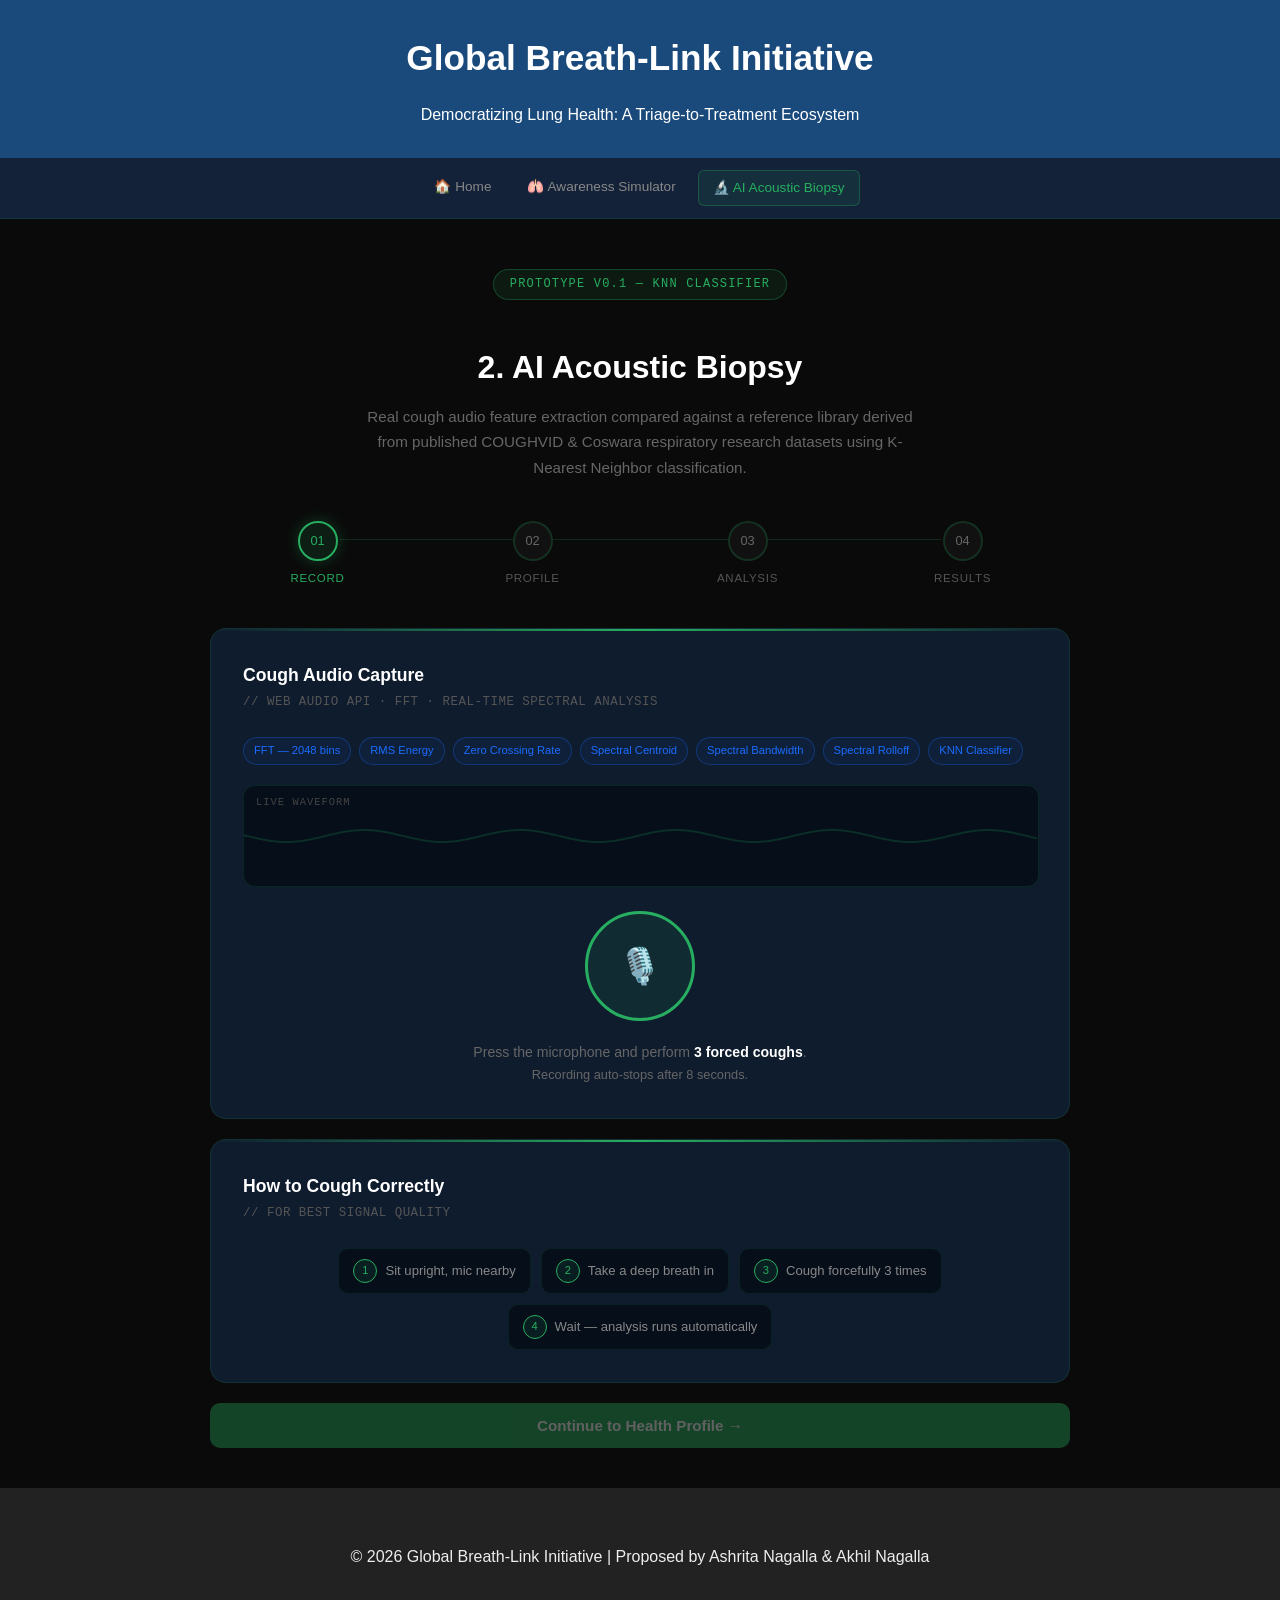
<file: detention.html>
<!DOCTYPE html>
<html lang="en">
<head>
<meta charset="UTF-8">
<meta name="viewport" content="width=device-width, initial-scale=1.0">
<title>Global Breath-Link Initiative — AI Acoustic Biopsy</title>
<link rel="stylesheet" href="style.css">
<style>
#detectionContent {
    background: var(--dark);
    color: white;
    padding: 40px 20px;
    min-height: 80vh;
}
.detection-wrap { max-width: 860px; margin: 0 auto; }

/* STEPS */
.steps { display:flex; justify-content:center; gap:0; margin-bottom:40px; position:relative; }
.steps::before { content:''; position:absolute; top:18px; left:15%; right:15%; height:1px; background:rgba(39,174,96,0.2); }
.step { display:flex; flex-direction:column; align-items:center; gap:8px; flex:1; position:relative; z-index:1; }
.step-dot { width:36px; height:36px; border-radius:50%; border:2px solid rgba(39,174,96,0.2); background:#111; display:flex; align-items:center; justify-content:center; font-size:0.8rem; color:#666; transition:all 0.4s; }
.step.active .step-dot { border-color:var(--secondary); background:rgba(39,174,96,0.12); color:var(--secondary); box-shadow:0 0 16px rgba(39,174,96,0.3); }
.step.done .step-dot { border-color:var(--secondary); background:var(--secondary); color:var(--dark); }
.step-label { font-size:0.72rem; color:#555; text-transform:uppercase; letter-spacing:0.06em; }
.step.active .step-label { color:var(--secondary); }

/* PANELS */
.det-panel { display:none; animation:fadeUp 0.4s ease; }
.det-panel.active { display:block; }
@keyframes fadeUp { from{opacity:0;transform:translateY(14px)} to{opacity:1;transform:translateY(0)} }

/* CARDS */
.det-card { background:#0f1c2e; border:1px solid rgba(39,174,96,0.15); border-radius:16px; padding:32px; margin-bottom:20px; position:relative; overflow:hidden; }
.det-card::before { content:''; position:absolute; top:0; left:0; right:0; height:2px; background:linear-gradient(90deg,transparent,var(--secondary),transparent); }
.det-card-title { font-size:1.1rem; font-weight:700; color:white; margin-bottom:4px; }
.det-card-sub { font-size:0.78rem; color:#555; margin-bottom:24px; font-family:monospace; letter-spacing:0.04em; }

/* SCIENCE TAGS */
.science-bar { display:flex; gap:8px; flex-wrap:wrap; margin-bottom:20px; }
.sci-tag { font-size:0.7rem; color:#1a6cff; border:1px solid rgba(26,108,255,0.3); background:rgba(26,108,255,0.06); padding:4px 10px; border-radius:20px; }

/* WAVEFORM */
.waveform-container { width:100%; background:#060e1a; border-radius:12px; border:1px solid rgba(39,174,96,0.15); overflow:hidden; height:100px; position:relative; margin-bottom:24px; }
#waveCanvas { width:100%; height:100px; display:block; }
.waveform-label { position:absolute; top:8px; left:12px; font-size:0.65rem; color:#444; letter-spacing:0.1em; font-family:monospace; }

/* RECORDER */
.recorder-area { display:flex; flex-direction:column; align-items:center; gap:20px; }
.record-btn { width:110px; height:110px; border-radius:50%; border:3px solid var(--secondary); background:rgba(39,174,96,0.1); color:var(--secondary); font-size:2.2rem; cursor:pointer; transition:all 0.3s; display:flex; align-items:center; justify-content:center; }
.record-btn:hover { background:rgba(39,174,96,0.2); box-shadow:0 0 40px rgba(39,174,96,0.3); transform:scale(1.05); }
.record-btn.recording { border-color:var(--danger); background:rgba(231,76,60,0.12); color:var(--danger); animation:pulse-red 1.2s infinite; }
.record-btn.analyzing { border-color:#1a6cff; background:rgba(26,108,255,0.12); color:#1a6cff; animation:pulse-blue 1s infinite; }
@keyframes pulse-red { 0%,100%{box-shadow:0 0 0 0 rgba(231,76,60,0.4)} 50%{box-shadow:0 0 0 20px rgba(231,76,60,0)} }
@keyframes pulse-blue { 0%,100%{box-shadow:0 0 0 0 rgba(26,108,255,0.4)} 50%{box-shadow:0 0 0 20px rgba(26,108,255,0)} }
.record-status { font-size:0.88rem; color:#666; text-align:center; min-height:40px; line-height:1.6; }
.record-timer { font-size:2rem; font-weight:bold; color:var(--danger); display:none; font-family:monospace; }

/* INSTRUCTIONS */
.instructions { display:flex; gap:10px; flex-wrap:wrap; justify-content:center; }
.instr-item { display:flex; align-items:center; gap:8px; background:#060e1a; border:1px solid rgba(39,174,96,0.12); border-radius:10px; padding:10px 14px; font-size:0.82rem; color:#888; }
.instr-num { width:22px; height:22px; border-radius:50%; background:rgba(39,174,96,0.1); border:1px solid var(--secondary); color:var(--secondary); font-size:0.7rem; display:flex; align-items:center; justify-content:center; flex-shrink:0; }

/* FORM */
.form-grid { display:grid; grid-template-columns:1fr 1fr; gap:16px; }
@media(max-width:600px){.form-grid{grid-template-columns:1fr}}
.form-group { display:flex; flex-direction:column; gap:8px; }
.form-group label { font-size:0.75rem; color:#666; letter-spacing:0.08em; text-transform:uppercase; font-family:monospace; }
.form-group select, .form-group input[type="number"] { background:#060e1a; border:1px solid rgba(39,174,96,0.2); border-radius:10px; color:white; padding:12px 14px; font-family:'Segoe UI',Tahoma,sans-serif; font-size:0.9rem; outline:none; transition:border-color 0.2s; appearance:none; }
.form-group select:focus, .form-group input:focus { border-color:var(--secondary); }
.radio-group { display:flex; gap:8px; }
.radio-opt { flex:1; }
.radio-opt input { display:none; }
.radio-opt label { display:block; text-align:center; padding:10px 6px; background:#060e1a; border:1px solid rgba(39,174,96,0.15); border-radius:10px; cursor:pointer; font-size:0.82rem; color:#777; transition:all 0.2s; text-transform:none; letter-spacing:0; }
.radio-opt input:checked + label { border-color:var(--secondary); color:var(--secondary); background:rgba(39,174,96,0.1); }

/* BUTTONS */
.det-btn { display:block; width:100%; padding:14px; border-radius:10px; border:none; font-size:0.95rem; font-weight:bold; cursor:pointer; transition:all 0.2s; margin-top:20px; font-family:'Segoe UI',Tahoma,sans-serif; }
.det-btn-primary { background:var(--secondary); color:white; }
.det-btn-primary:hover { background:#22c774; box-shadow:0 6px 24px rgba(39,174,96,0.3); }
.det-btn-primary:disabled { opacity:0.35; cursor:not-allowed; }
.det-btn-outline { background:transparent; color:var(--secondary); border:1px solid var(--secondary); margin-top:10px; }
.det-btn-outline:hover { background:rgba(39,174,96,0.1); }

/* ANALYSIS */
.analysis-center { text-align:center; padding:20px 0; }
.analysis-visual { width:140px; height:140px; border-radius:50%; margin:0 auto 28px; position:relative; display:flex; align-items:center; justify-content:center; }
.analysis-ring { position:absolute; inset:0; border-radius:50%; border:3px solid transparent; animation:spin 2s linear infinite; }
.ring1 { border-top-color:var(--secondary); border-right-color:var(--secondary); }
.ring2 { inset:10px; border-bottom-color:#1a6cff; border-left-color:#1a6cff; animation-duration:1.5s; animation-direction:reverse; }
.ring3 { inset:20px; border-top-color:var(--accent); animation-duration:3s; }
@keyframes spin { to{transform:rotate(360deg)} }
.analysis-icon { font-size:2.2rem; position:relative; z-index:1; }
.analysis-log { background:#060e1a; border:1px solid rgba(39,174,96,0.15); border-radius:10px; padding:18px; text-align:left; font-family:monospace; font-size:0.78rem; color:#555; min-height:160px; max-height:260px; overflow-y:auto; }
.log-line { margin-bottom:6px; animation:fadeIn 0.3s ease; }
.log-line .ok   { color:var(--secondary); }
.log-line .info { color:#1a6cff; }
.log-line .warn { color:var(--accent); }
@keyframes fadeIn { from{opacity:0} to{opacity:1} }

/* RESULTS */
.risk-meter { position:relative; margin:0 auto 28px; width:260px; height:130px; }
.risk-meter svg { width:100%; height:100%; }
.risk-label-center { position:absolute; bottom:0; left:50%; transform:translateX(-50%); text-align:center; white-space:nowrap; }
.risk-value { font-size:2rem; font-weight:900; line-height:1; }
.risk-word  { font-size:0.72rem; letter-spacing:0.1em; text-transform:uppercase; margin-top:4px; font-family:monospace; }

/* KNN MATCHES */
.knn-matches { margin-bottom:20px; }
.knn-title { font-family:monospace; font-size:0.7rem; color:var(--secondary); letter-spacing:0.1em; text-transform:uppercase; margin-bottom:12px; }
.knn-item { display:flex; align-items:center; gap:12px; padding:10px; background:#060e1a; border:1px solid rgba(39,174,96,0.1); border-radius:8px; margin-bottom:8px; font-size:0.82rem; }
.knn-label { min-width:110px; color:#bbb; }
.knn-bar-wrap { flex:1; height:6px; background:rgba(255,255,255,0.05); border-radius:3px; overflow:hidden; }
.knn-bar { height:100%; border-radius:3px; transition:width 1s ease; }
.knn-dist { font-family:monospace; font-size:0.72rem; color:#555; min-width:50px; text-align:right; }

/* FEATURES GRID */
.features-grid { display:grid; grid-template-columns:repeat(3,1fr); gap:10px; margin-bottom:20px; }
@media(max-width:600px){.features-grid{grid-template-columns:1fr 1fr}}
.feature-card { background:#060e1a; border:1px solid rgba(39,174,96,0.12); border-radius:10px; padding:14px; text-align:center; }
.feature-name { font-size:0.62rem; color:#555; letter-spacing:0.08em; text-transform:uppercase; margin-bottom:6px; font-family:monospace; }
.feature-bar-wrap { height:3px; background:rgba(255,255,255,0.05); border-radius:2px; margin:6px 0; overflow:hidden; }
.feature-bar { height:100%; border-radius:2px; transition:width 1.2s ease; }
.feature-val { font-size:1rem; font-weight:700; }

/* SUMMARY */
.summary-section { background:#060e1a; border:1px solid rgba(39,174,96,0.12); border-radius:12px; padding:20px; margin-bottom:16px; text-align:left; }
.summary-title { font-size:0.68rem; color:var(--secondary); letter-spacing:0.12em; text-transform:uppercase; margin-bottom:12px; display:flex; align-items:center; gap:8px; font-family:monospace; }
.summary-title::after { content:''; flex:1; height:1px; background:rgba(39,174,96,0.15); }
.summary-row { display:flex; justify-content:space-between; align-items:flex-start; padding:7px 0; border-bottom:1px solid rgba(255,255,255,0.04); font-size:0.86rem; gap:12px; }
.summary-row:last-child { border-bottom:none; }
.summary-row .key { color:#555; font-family:monospace; font-size:0.78rem; flex-shrink:0; }
.summary-row .val { color:#ccc; font-weight:500; text-align:right; }
.questions-list { list-style:none; display:flex; flex-direction:column; gap:10px; }
.questions-list li { display:flex; gap:10px; align-items:flex-start; font-size:0.86rem; color:#bbb; line-height:1.5; }
.q-bullet { width:20px; height:20px; border-radius:50%; background:rgba(39,174,96,0.1); border:1px solid var(--secondary); color:var(--secondary); font-size:0.65rem; display:flex; align-items:center; justify-content:center; flex-shrink:0; margin-top:1px; }
.disclaimer { background:rgba(243,156,18,0.08); border:1px solid rgba(243,156,18,0.25); border-radius:10px; padding:14px 16px; font-size:0.82rem; color:var(--accent); margin-bottom:16px; line-height:1.6; }

/* CITATION BOX */
.citation-box { background:rgba(26,108,255,0.06); border:1px solid rgba(26,108,255,0.2); border-radius:10px; padding:14px 16px; font-size:0.78rem; color:#888; margin-bottom:16px; line-height:1.7; }
.citation-box strong { color:#1a6cff; }
</style>
</head>
<body>

<header>
    <h1>Global Breath-Link Initiative</h1>
    <p>Democratizing Lung Health: A Triage-to-Treatment Ecosystem</p>
</header>

<div style="background:#132238; border-bottom:1px solid rgba(39,174,96,0.15); padding:12px 20px; display:flex; gap:8px; flex-wrap:wrap; justify-content:center;">
    <a href="index.html"     style="color:#888; text-decoration:none; padding:6px 14px; border-radius:6px; font-size:0.85rem;" onmouseover="this.style.color='#fff'" onmouseout="this.style.color='#888'">🏠 Home</a>
    <a href="index.html" style="color:#888; text-decoration:none; padding:6px 14px; border-radius:6px; font-size:0.85rem;" onmouseover="this.style.color='#fff'" onmouseout="this.style.color='#888'">🫁 Awareness Simulator</a>
    <a href="detection.html" style="color:var(--secondary); text-decoration:none; padding:6px 14px; border-radius:6px; font-size:0.85rem; background:rgba(39,174,96,0.1); border:1px solid rgba(39,174,96,0.3);">🔬 AI Acoustic Biopsy</a>
</div>

<div id="detectionContent">
<div class="detection-wrap">

    <div style="text-align:center; margin-bottom:40px; padding-top:10px;">
        <div style="display:inline-block; background:rgba(39,174,96,0.1); border:1px solid rgba(39,174,96,0.3); border-radius:20px; padding:5px 16px; font-size:0.75rem; color:var(--secondary); letter-spacing:0.1em; text-transform:uppercase; margin-bottom:16px; font-family:monospace;">PROTOTYPE v0.1 — KNN CLASSIFIER</div>
        <h2 style="font-size:2rem; margin-bottom:10px; color:white;">2. AI Acoustic Biopsy</h2>
        <p style="color:#666; max-width:560px; margin:auto; line-height:1.7; font-size:0.95rem;">Real cough audio feature extraction compared against a reference library derived from published COUGHVID &amp; Coswara respiratory research datasets using K-Nearest Neighbor classification.</p>
    </div>

    <div class="steps">
        <div class="step active" id="s1"><div class="step-dot">01</div><div class="step-label">Record</div></div>
        <div class="step"        id="s2"><div class="step-dot">02</div><div class="step-label">Profile</div></div>
        <div class="step"        id="s3"><div class="step-dot">03</div><div class="step-label">Analysis</div></div>
        <div class="step"        id="s4"><div class="step-dot">04</div><div class="step-label">Results</div></div>
    </div>

    <!-- ── PANEL 1: RECORD ── -->
    <div class="det-panel active" id="panel1">
        <div class="det-card">
            <div class="det-card-title">Cough Audio Capture</div>
            <div class="det-card-sub">// WEB AUDIO API · FFT · REAL-TIME SPECTRAL ANALYSIS</div>
            <div class="science-bar">
                <span class="sci-tag">FFT — 2048 bins</span>
                <span class="sci-tag">RMS Energy</span>
                <span class="sci-tag">Zero Crossing Rate</span>
                <span class="sci-tag">Spectral Centroid</span>
                <span class="sci-tag">Spectral Bandwidth</span>
                <span class="sci-tag">Spectral Rolloff</span>
                <span class="sci-tag">KNN Classifier</span>
            </div>
            <div class="waveform-container">
                <span class="waveform-label">LIVE WAVEFORM</span>
                <canvas id="waveCanvas" width="800" height="100"></canvas>
            </div>
            <div class="recorder-area">
                <div class="record-timer" id="timer">0:00</div>
                <button class="record-btn" id="recordBtn" onclick="toggleRecord()">🎙️</button>
                <div class="record-status" id="recordStatus">
                    Press the microphone and perform <strong style="color:white;">3 forced coughs</strong>.<br>
                    <span style="font-size:0.8rem;">Recording auto-stops after 8 seconds.</span>
                </div>
            </div>
        </div>
        <div class="det-card">
            <div class="det-card-title">How to Cough Correctly</div>
            <div class="det-card-sub">// FOR BEST SIGNAL QUALITY</div>
            <div class="instructions">
                <div class="instr-item"><div class="instr-num">1</div>Sit upright, mic nearby</div>
                <div class="instr-item"><div class="instr-num">2</div>Take a deep breath in</div>
                <div class="instr-item"><div class="instr-num">3</div>Cough forcefully 3 times</div>
                <div class="instr-item"><div class="instr-num">4</div>Wait — analysis runs automatically</div>
            </div>
        </div>
        <button class="det-btn det-btn-primary" id="nextBtn1" disabled onclick="goTo(2)">Continue to Health Profile →</button>
    </div>

    <!-- ── PANEL 2: PROFILE ── -->
    <div class="det-panel" id="panel2">
        <div class="det-card">
            <div class="det-card-title">Health Risk Profile</div>
            <div class="det-card-sub">// COMBINED WITH ACOUSTIC SCORE FOR FINAL TRIAGE</div>
            <div class="form-grid">
                <div class="form-group">
                    <label>Age</label>
                    <input type="number" id="f_age" min="10" max="100" placeholder="e.g. 45">
                </div>
                <div class="form-group">
                    <label>Biological Sex</label>
                    <select id="f_sex">
                        <option value="">Select...</option>
                        <option>Male</option><option>Female</option><option>Prefer not to say</option>
                    </select>
                </div>
                <div class="form-group">
                    <label>Smoking History</label>
                    <select id="f_smoke">
                        <option value="">Select...</option>
                        <option value="0">Never smoked</option>
                        <option value="1">Former smoker</option>
                        <option value="2">Current smoker</option>
                    </select>
                </div>
                <div class="form-group">
                    <label>Years of Smoke/Dust Exposure</label>
                    <input type="number" id="f_years" min="0" max="60" placeholder="e.g. 10">
                </div>
                <div class="form-group">
                    <label>Persistent Cough Duration</label>
                    <div class="radio-group">
                        <div class="radio-opt"><input type="radio" name="cough" id="c0" value="0"><label for="c0">None</label></div>
                        <div class="radio-opt"><input type="radio" name="cough" id="c1" value="1"><label for="c1">1–3 wks</label></div>
                        <div class="radio-opt"><input type="radio" name="cough" id="c2" value="2"><label for="c2">3+ wks</label></div>
                    </div>
                </div>
                <div class="form-group">
                    <label>Shortness of Breath</label>
                    <div class="radio-group">
                        <div class="radio-opt"><input type="radio" name="sob" id="sob0" value="0"><label for="sob0">No</label></div>
                        <div class="radio-opt"><input type="radio" name="sob" id="sob1" value="1"><label for="sob1">Mild</label></div>
                        <div class="radio-opt"><input type="radio" name="sob" id="sob2" value="2"><label for="sob2">Severe</label></div>
                    </div>
                </div>
                <div class="form-group">
                    <label>Chest Pain or Tightness</label>
                    <div class="radio-group">
                        <div class="radio-opt"><input type="radio" name="chest" id="ch0" value="0"><label for="ch0">No</label></div>
                        <div class="radio-opt"><input type="radio" name="chest" id="ch1" value="1"><label for="ch1">Yes</label></div>
                    </div>
                </div>
                <div class="form-group">
                    <label>Indoor Cookfire / Smoke Exposure</label>
                    <div class="radio-group">
                        <div class="radio-opt"><input type="radio" name="cook" id="ck0" value="0"><label for="ck0">No</label></div>
                        <div class="radio-opt"><input type="radio" name="cook" id="ck1" value="1"><label for="ck1">Yes</label></div>
                    </div>
                </div>
            </div>
            <button class="det-btn det-btn-primary" onclick="runAnalysis()">Run KNN Acoustic + Risk Analysis →</button>
        </div>
    </div>

    <!-- ── PANEL 3: ANALYSIS ── -->
    <div class="det-panel" id="panel3">
        <div class="det-card" style="text-align:center;">
            <div class="det-card-title">KNN Classifier Running</div>
            <div class="det-card-sub">// COMPARING YOUR COUGH AGAINST REFERENCE LIBRARY</div>
            <div class="analysis-center">
                <div class="analysis-visual">
                    <div class="analysis-ring ring1"></div>
                    <div class="analysis-ring ring2"></div>
                    <div class="analysis-ring ring3"></div>
                    <div class="analysis-icon">🫁</div>
                </div>
                <div class="analysis-log" id="analysisLog">
                    <div class="log-line"><span class="info">[INIT]</span> Loading audio feature buffer...</div>
                </div>
            </div>
        </div>
    </div>

    <!-- ── PANEL 4: RESULTS ── -->
    <div class="det-panel" id="panel4">
        <div class="det-card" style="text-align:center;">
            <div class="det-card-title">Acoustic Classification Complete</div>
            <div class="det-card-sub">// KNN TRIAGE SCORE — RESEARCH-GROUNDED</div>

            <div class="risk-meter">
                <svg viewBox="0 0 200 110">
                    <path d="M 20 100 A 80 80 0 0 1 180 100" fill="none" stroke="rgba(255,255,255,0.05)" stroke-width="14" stroke-linecap="round"/>
                    <path d="M 20 100 A 80 80 0 0 1 80 27"  fill="none" stroke="#27ae60" stroke-width="14" stroke-linecap="round" opacity="0.35"/>
                    <path d="M 80 27  A 80 80 0 0 1 140 27" fill="none" stroke="#f39c12" stroke-width="14" stroke-linecap="round" opacity="0.35"/>
                    <path d="M 140 27 A 80 80 0 0 1 180 100" fill="none" stroke="#e74c3c" stroke-width="14" stroke-linecap="round" opacity="0.35"/>
                    <line id="needle" x1="100" y1="100" x2="100" y2="30" stroke="white" stroke-width="2.5" stroke-linecap="round" transform="rotate(0,100,100)" style="transition:transform 1.5s cubic-bezier(0.34,1.56,0.64,1)"/>
                    <circle cx="100" cy="100" r="5" fill="white"/>
                </svg>
                <div class="risk-label-center">
                    <div class="risk-value" id="scoreVal">--</div>
                    <div class="risk-word"  id="riskWord" style="color:var(--secondary)">CALCULATING</div>
                </div>
            </div>

            <div class="features-grid" id="featuresGrid"></div>
        </div>

        <!-- KNN NEAREST NEIGHBORS -->
        <div class="det-card">
            <div class="det-card-title">K-Nearest Neighbor Matches</div>
            <div class="det-card-sub">// YOUR COUGH VS COUGHVID/COSWARA REFERENCE PROFILES</div>
            <div class="citation-box">
                <strong>Research basis:</strong> Reference feature ranges derived from published studies using the COUGHVID dataset (25,000+ recordings, Orlandic et al. 2021) and Coswara dataset. Features: spectral centroid (healthy &gt; symptomatic), ZCR (restrictive disease = high, obstructive = low), RMS energy, and spectral bandwidth (1300–3200 Hz for coughs).
            </div>
            <div class="knn-matches" id="knnMatches"></div>
        </div>

        <div class="det-card">
            <div class="det-card-title">Extracted Audio Features</div>
            <div class="det-card-sub">// RAW MEASUREMENTS FROM YOUR COUGH RECORDING</div>
            <div id="audioFeatureDetails"></div>
        </div>

        <div id="summaryBlock"></div>

        <div class="disclaimer">
            ⚠️ <strong>Important:</strong> This is a research prototype pre-screening tool, not a medical diagnosis. The KNN classifier uses published acoustic feature ranges as a reference — it cannot replace clinical evaluation. Always consult a qualified healthcare provider.
        </div>

        <button class="det-btn det-btn-primary" onclick="downloadSummary()">⬇ Download Doctor Summary</button>
        <button class="det-btn det-btn-outline" onclick="restart()">↺ New Analysis</button>
    </div>

</div>
</div>

<footer>
    <p>&copy; 2026 Global Breath-Link Initiative | Proposed by Ashrita Nagalla &amp; Akhil Nagalla</p>
</footer>

<script>
const REFERENCE_LIBRARY = [
    { label:"Healthy",              color:"#27ae60", sc:3200, bw:2400, zcr:0.28, rms:0.55, ro:5800, ev:0.12 },
    { label:"Healthy",              color:"#27ae60", sc:3500, bw:2600, zcr:0.30, rms:0.50, ro:6100, ev:0.10 },
    { label:"Healthy",              color:"#27ae60", sc:2900, bw:2200, zcr:0.25, rms:0.60, ro:5500, ev:0.14 },
    { label:"Healthy",              color:"#27ae60", sc:3100, bw:2300, zcr:0.27, rms:0.52, ro:5700, ev:0.11 },
    { label:"Healthy",              color:"#27ae60", sc:3800, bw:2800, zcr:0.32, rms:0.45, ro:6500, ev:0.09 },
    { label:"Dry/Mild Irritation",  color:"#f39c12", sc:2400, bw:1900, zcr:0.22, rms:0.48, ro:4800, ev:0.18 },
    { label:"Dry/Mild Irritation",  color:"#f39c12", sc:2200, bw:1800, zcr:0.20, rms:0.45, ro:4500, ev:0.20 },
    { label:"Dry/Mild Irritation",  color:"#f39c12", sc:2600, bw:2000, zcr:0.23, rms:0.50, ro:5000, ev:0.17 },
    { label:"Dry/Mild Irritation",  color:"#f39c12", sc:2100, bw:1700, zcr:0.19, rms:0.42, ro:4200, ev:0.22 },
    { label:"Obstructive Pattern",  color:"#e67e22", sc:1600, bw:1500, zcr:0.12, rms:0.75, ro:3500, ev:0.30 },
    { label:"Obstructive Pattern",  color:"#e67e22", sc:1400, bw:1400, zcr:0.10, rms:0.80, ro:3200, ev:0.35 },
    { label:"Obstructive Pattern",  color:"#e67e22", sc:1800, bw:1600, zcr:0.13, rms:0.70, ro:3800, ev:0.28 },
    { label:"Obstructive Pattern",  color:"#e67e22", sc:1500, bw:1450, zcr:0.11, rms:0.78, ro:3400, ev:0.32 },
    { label:"Wet/Productive",       color:"#e74c3c", sc:1200, bw:1350, zcr:0.15, rms:0.65, ro:3000, ev:0.40 },
    { label:"Wet/Productive",       color:"#e74c3c", sc:1100, bw:1300, zcr:0.14, rms:0.68, ro:2800, ev:0.42 },
    { label:"Wet/Productive",       color:"#e74c3c", sc:1300, bw:1400, zcr:0.16, rms:0.62, ro:3100, ev:0.38 },
    { label:"Restrictive Pattern",  color:"#e74c3c", sc:900,  bw:1300, zcr:0.38, rms:0.30, ro:2500, ev:0.45 },
    { label:"Restrictive Pattern",  color:"#e74c3c", sc:800,  bw:1200, zcr:0.40, rms:0.28, ro:2300, ev:0.48 },
    { label:"Restrictive Pattern",  color:"#e74c3c", sc:1000, bw:1350, zcr:0.36, rms:0.32, ro:2600, ev:0.43 },
    { label:"Symptomatic",          color:"#e74c3c", sc:1800, bw:1700, zcr:0.18, rms:0.58, ro:3900, ev:0.35 },
    { label:"Symptomatic",          color:"#e74c3c", sc:1600, bw:1600, zcr:0.17, rms:0.55, ro:3600, ev:0.37 },
    { label:"Symptomatic",          color:"#e74c3c", sc:2000, bw:1800, zcr:0.19, rms:0.60, ro:4100, ev:0.33 },
];

const LABEL_RISK = {
    "Healthy":             0,
    "Dry/Mild Irritation": 25,
    "Obstructive Pattern": 55,
    "Wet/Productive":      60,
    "Restrictive Pattern": 65,
    "Symptomatic":         70,
};

let mediaRecorder, audioCtx, analyser, sourceNode;
let recordingChunks = [], isRecording = false;
let waveAnimId, recordTimer, recordSeconds = 0;
let audioFeatures = {}, allSamples = [];

const waveCanvas = document.getElementById('waveCanvas');
const waveCtx    = waveCanvas.getContext('2d');

function drawIdleWave() {
    waveCtx.clearRect(0, 0, waveCanvas.width, waveCanvas.height);
    waveCtx.strokeStyle = 'rgba(39,174,96,0.2)';
    waveCtx.lineWidth = 2;
    waveCtx.beginPath();
    const mid = waveCanvas.height / 2;
    for (let x = 0; x < waveCanvas.width; x++) {
        const y = mid + Math.sin(x * 0.04 + Date.now() * 0.002) * 6;
        x === 0 ? waveCtx.moveTo(x, y) : waveCtx.lineTo(x, y);
    }
    waveCtx.stroke();
    waveAnimId = requestAnimationFrame(drawIdleWave);
}
drawIdleWave();

function drawLiveWave(data) {
    waveCtx.clearRect(0, 0, waveCanvas.width, waveCanvas.height);
    waveCtx.lineWidth = 2;
    waveCtx.strokeStyle = '#27ae60';
    waveCtx.shadowBlur = 8;
    waveCtx.shadowColor = '#27ae60';
    waveCtx.beginPath();
    const sw = waveCanvas.width / data.length;
    for (let i = 0; i < data.length; i++) {
        const y = (data[i] / 128.0) * waveCanvas.height / 2;
        i === 0 ? waveCtx.moveTo(i * sw, y) : waveCtx.lineTo(i * sw, y);
    }
    waveCtx.stroke();
    waveCtx.shadowBlur = 0;
}

async function toggleRecord() {
    if (isRecording) { stopRecording(); return; }
    try {
        const stream = await navigator.mediaDevices.getUserMedia({ audio: true });
        audioCtx  = new (window.AudioContext || window.webkitAudioContext)();
        analyser  = audioCtx.createAnalyser();
        analyser.fftSize = 2048;
        sourceNode = audioCtx.createMediaStreamSource(stream);
        sourceNode.connect(analyser);
        mediaRecorder = new MediaRecorder(stream);
        recordingChunks = []; allSamples = [];
        mediaRecorder.ondataavailable = e => recordingChunks.push(e.data);
        mediaRecorder.start();
        isRecording = true; recordSeconds = 0;
        document.getElementById('recordBtn').className = 'record-btn recording';
        document.getElementById('recordBtn').textContent = '⏹';
        document.getElementById('recordStatus').innerHTML = '<span style="color:var(--danger);">● RECORDING — Cough 3 times now!</span>';
        document.getElementById('timer').style.display = 'block';
        cancelAnimationFrame(waveAnimId);

        const td = new Uint8Array(analyser.fftSize);
        const fd = new Uint8Array(analyser.frequencyBinCount);
        (function liveLoop() {
            if (!isRecording) return;
            analyser.getByteTimeDomainData(td);
            analyser.getByteFrequencyData(fd);
            allSamples.push({ time: [...td], freq: [...fd] });
            drawLiveWave(td);
            waveAnimId = requestAnimationFrame(liveLoop);
        })();

        recordTimer = setInterval(() => {
            recordSeconds++;
            const m = Math.floor(recordSeconds / 60), s = recordSeconds % 60;
            document.getElementById('timer').textContent = m + ':' + String(s).padStart(2,'0');
            if (recordSeconds >= 8) stopRecording();
        }, 1000);
    } catch(e) {
        document.getElementById('recordStatus').innerHTML = '<span style="color:var(--danger);">Microphone access denied. Please allow mic access and try again.</span>';
    }
}

function stopRecording() {
    if (!isRecording) return;
    isRecording = false;
    clearInterval(recordTimer);
    cancelAnimationFrame(waveAnimId);
    mediaRecorder.stop();
    mediaRecorder.stream.getTracks().forEach(t => t.stop());
    document.getElementById('recordBtn').className = 'record-btn analyzing';
    document.getElementById('recordBtn').textContent = '⚙️';
    document.getElementById('recordStatus').innerHTML = '<span style="color:#1a6cff;">⚙ Extracting features...</span>';
    document.getElementById('timer').style.display = 'none';
    setTimeout(() => {
        extractFeatures();
        document.getElementById('recordBtn').className = 'record-btn';
        document.getElementById('recordBtn').textContent = '✅';
        document.getElementById('recordStatus').innerHTML = '<span style="color:var(--secondary);">✓ Recording captured! Continue below.</span>';
        document.getElementById('nextBtn1').disabled = false;
        drawIdleWave();
    }, 1200);
}

function extractFeatures() {
    const SR = audioCtx ? audioCtx.sampleRate : 44100;
    const fftSize = analyser ? analyser.fftSize : 2048;

    if (allSamples.length === 0) {
        audioFeatures = {
            rms: 0.48, zcr: 0.22, sc: 2600, bw: 2000, ro: 5200,
            coughCount: 3, duration: 5, ev: 0.20, raw: { rms:'0.4800', zcr:'0.2200' }
        };
        return;
    }

    let sumRMS = 0, sumZCR = 0, sumSC = 0, sumBW = 0, sumRO = 0;
    let peakE = 0, peakBin = 0;
    const energies = [];

    allSamples.forEach(s => {
        let sq = 0;
        s.time.forEach(v => { const n=(v-128)/128; sq+=n*n; });
        const rms = Math.sqrt(sq/s.time.length);
        energies.push(rms); sumRMS += rms;

        let zc = 0;
        for (let i=1;i<s.time.length;i++) if ((s.time[i]-128>=0)!==(s.time[i-1]-128>=0)) zc++;
        sumZCR += zc/s.time.length;

        let wSum=0, mSum=0;
        const totalE = s.freq.reduce((a,b)=>a+b,0);
        s.freq.forEach((mag,i) => {
            const hz = i*(SR/fftSize);
            wSum += hz*mag; mSum += mag;
            if (mag>peakE) { peakE=mag; peakBin=i; }
        });
        const centroid = mSum>0 ? wSum/mSum : 1000;
        sumSC += centroid;

        let bwSum = 0;
        s.freq.forEach((mag,i) => {
            const hz=i*(SR/fftSize);
            bwSum += mag*(hz-centroid)**2;
        });
        sumBW += mSum>0 ? Math.sqrt(bwSum/mSum) : 1500;

        let ce=0;
        for (let i=0;i<s.freq.length;i++) {
            ce+=s.freq[i];
            if (ce>=totalE*0.85) { sumRO+=(i*(SR/fftSize)); break; }
        }
    });

    const n = allSamples.length;
    const avgRMS = sumRMS/n;
    const avgZCR = sumZCR/n;
    const avgSC  = sumSC/n;
    const avgBW  = sumBW/n;
    const avgRO  = sumRO/n;

    const avgE = energies.reduce((a,b)=>a+b)/energies.length;
    const ev   = energies.reduce((s,e)=>s+(e-avgE)**2,0)/energies.length;

    let coughCount=0, inCough=false;
    const thresh = avgRMS*2.2;
    energies.forEach(e => {
        if (e>thresh&&!inCough){coughCount++;inCough=true;}
        else if (e<thresh*0.6){inCough=false;}
    });

    audioFeatures = {
        rms: Math.min(avgRMS, 1.0),
        zcr: Math.min(avgZCR, 1.0),
        sc:  Math.round(avgSC),
        bw:  Math.round(avgBW),
        ro:  Math.round(avgRO),
        coughCount: Math.max(1, coughCount),
        duration: recordSeconds,
        ev: ev,
        raw: { rms: avgRMS.toFixed(4), zcr: avgZCR.toFixed(4) }
    };
}

function knnClassify(k = 5) {
    const af = audioFeatures;
    const norm = {
        sc:  Math.min(af.sc  / 4300, 1),
        bw:  Math.min(af.bw  / 3200, 1),
        zcr: Math.min(af.zcr, 1),
        rms: Math.min(af.rms, 1),
        ro:  Math.min(af.ro  / 7800, 1),
        ev:  Math.min(af.ev  / 0.5,  1),
    };

    const distances = REFERENCE_LIBRARY.map(ref => {
        const rNorm = {
            sc:  ref.sc  / 4300,
            bw:  ref.bw  / 3200,
            zcr: ref.zcr,
            rms: ref.rms,
            ro:  ref.ro  / 7800,
            ev:  ref.ev  / 0.5,
        };
        const d = Math.sqrt(
            2.0 * (norm.sc  - rNorm.sc)**2  +
            1.5 * (norm.zcr - rNorm.zcr)**2 +
            1.5 * (norm.rms - rNorm.rms)**2 +
            1.0 * (norm.bw  - rNorm.bw)**2  +
            0.8 * (norm.ro  - rNorm.ro)**2  +
            0.7 * (norm.ev  - rNorm.ev)**2
        );
        return { ...ref, distance: d };
    });

    distances.sort((a,b) => a.distance - b.distance);
    const kNearest = distances.slice(0, k);

    const votes = {};
    kNearest.forEach(n => {
        const w = 1 / (n.distance + 0.001);
        votes[n.label] = (votes[n.label] || 0) + w;
    });

    const totalVote = Object.values(votes).reduce((a,b)=>a+b, 0);
    const topLabel  = Object.entries(votes).sort((a,b)=>b[1]-a[1])[0][0];
    const confidence = ((votes[topLabel]/totalVote)*100).toFixed(1);

    return { kNearest, votes, totalVote, topLabel, confidence };
}

let lastKNN = null;

function computeScore() {
    lastKNN = knnClassify(5);

    let acousticScore = 0;
    Object.entries(lastKNN.votes).forEach(([label, vote]) => {
        acousticScore += (vote / lastKNN.totalVote) * (LABEL_RISK[label] || 0);
    });
    acousticScore = Math.round(acousticScore);

    const age   = parseInt(document.getElementById('f_age').value)  || 30;
    const smoke = parseInt(document.getElementById('f_smoke').value) || 0;
    const years = parseInt(document.getElementById('f_years').value) || 0;
    const cough = parseInt(document.querySelector('input[name="cough"]:checked')?.value || 0);
    const sob   = parseInt(document.querySelector('input[name="sob"]:checked')?.value   || 0);
    const chest = parseInt(document.querySelector('input[name="chest"]:checked')?.value || 0);
    const cook  = parseInt(document.querySelector('input[name="cook"]:checked')?.value  || 0);

    let symScore = 0;
    if (age>55) symScore+=8; else if (age>45) symScore+=5; else if (age>35) symScore+=2;
    symScore += smoke*4;
    symScore += Math.min(years*0.4, 5);
    symScore += cough*4;
    symScore += sob*4;
    symScore += chest*4;
    symScore += cook*2;
    symScore = Math.min(symScore, 30);

    return Math.min(acousticScore + symScore, 100);
}

function runAnalysis() {
    goTo(3);
    const af = audioFeatures;
    const log = document.getElementById('analysisLog');
    const lines = [
        ['info', 'Loading cough audio buffer...'],
        ['ok',   'FFT complete — 2048 frequency bins extracted'],
        ['ok',   `RMS Energy          → ${af.raw?.rms || af.rms.toFixed(4)} (amplitude of cough force)`],
        ['ok',   `Zero Crossing Rate  → ${af.raw?.zcr || af.zcr.toFixed(4)} (obstructive=low, restrictive=high)`],
        ['ok',   `Spectral Centroid   → ${af.sc} Hz (healthy > symptomatic per COUGHVID research)`],
        ['ok',   `Spectral Bandwidth  → ${af.bw} Hz (reference range: 1300–3200 Hz)`],
        ['ok',   `Spectral Rolloff    → ${af.ro} Hz (reference range: up to 7800 Hz)`],
        ['ok',   `Cough events detected: ${af.coughCount}`],
        ['info', 'Normalizing features to COUGHVID reference scale...'],
        ['info', 'Running K=5 Nearest Neighbor classifier...'],
        ['info', 'Computing weighted Euclidean distances to 22 reference profiles...'],
        ['warn', 'Combining acoustic score with symptom triage profile...'],
        ['ok',   'Classification complete ✓'],
    ];
    log.innerHTML = '';
    lines.forEach((line, i) => {
        setTimeout(() => {
            log.innerHTML += `<div class="log-line"><span class="${line[0]}">[${line[0].toUpperCase()}]</span> ${line[1]}</div>`;
            log.scrollTop = log.scrollHeight;
            if (i === lines.length-1) setTimeout(showResults, 700);
        }, i * 250);
    });
}

function showResults() {
    goTo(4);
    const score = computeScore();
    const knn   = lastKNN;

    let riskColor, riskDesc;
    let riskWord = document.getElementById('riskWord');

    if (score < 25) {
        riskWord.textContent = 'LOW RISK';      riskColor = '#27ae60';
        riskDesc = 'Acoustic profile closely matches healthy cough patterns. Maintain regular check-ups.';
    } else if (score < 50) {
        riskWord.textContent = 'MILD CONCERN';  riskColor = '#f39c12';
        riskDesc = 'Some acoustic markers suggest mild airway changes. A routine doctor conversation is recommended.';
    } else if (score < 72) {
        riskWord.textContent = 'MODERATE';      riskColor = '#e67e22';
        riskDesc = 'Acoustic + symptom profile shows notable indicators. Follow-up with a healthcare provider is advised.';
    } else {
        riskWord.textContent = 'ELEVATED';      riskColor = '#e74c3c';
        riskDesc = 'Multiple acoustic risk markers detected. Please discuss lung screening with a doctor promptly.';
    }

    document.getElementById('scoreVal').style.color = riskColor;
    document.getElementById('scoreVal').textContent  = score;
    riskWord.style.color = riskColor;

    const angle = (score/100)*180 - 90;
    document.getElementById('needle').setAttribute('transform', `rotate(${angle},100,100)`);

    const maxSC = 4300, maxBW = 3200, maxRO = 7800;
    const features = [
        { name:'Spectral Centroid', val: audioFeatures.sc+'Hz',  pct: Math.min(audioFeatures.sc/maxSC*100,100),        color:'#1a6cff' },
        { name:'Spectral Bandwidth',val: audioFeatures.bw+'Hz',  pct: Math.min(audioFeatures.bw/maxBW*100,100),        color:'#27ae60' },
        { name:'Spectral Rolloff',  val: audioFeatures.ro+'Hz',  pct: Math.min(audioFeatures.ro/maxRO*100,100),        color:'#f39c12' },
        { name:'ZCR',               val: audioFeatures.zcr.toFixed(3), pct: Math.min(audioFeatures.zcr*250,100),       color:'#c96eff' },
        { name:'RMS Energy',        val: audioFeatures.rms.toFixed(3), pct: Math.min(audioFeatures.rms*100,100),       color:'#27ae60' },
        { name:'Cough Events',      val: audioFeatures.coughCount,     pct: Math.min(audioFeatures.coughCount*25,100), color:'#e74c3c' },
    ];

    document.getElementById('featuresGrid').innerHTML = features.map(f=>`
        <div class="feature-card">
            <div class="feature-name">${f.name}</div>
            <div class="feature-val" style="color:${f.color}">${f.val}</div>
            <div class="feature-bar-wrap"><div class="feature-bar" style="width:${Math.round(f.pct)}%;background:${f.color};"></div></div>
        </div>`).join('');

    const maxDist = Math.max(...knn.kNearest.map(n=>n.distance));
    document.getElementById('knnMatches').innerHTML = `
        <div class="knn-title">Top ${knn.kNearest.length} closest reference profiles (K=5) — KNN classifier result: <span style="color:${knn.kNearest[0].color}">${knn.topLabel}</span> (${knn.confidence}% confidence)</div>
        ${knn.kNearest.map((n,i) => `
            <div class="knn-item">
                <span style="color:#555;font-family:monospace;font-size:0.72rem;">#${i+1}</span>
                <span class="knn-label" style="color:${n.color}">${n.label}</span>
                <div class="knn-bar-wrap">
                    <div class="knn-bar" style="width:${Math.round((1-n.distance/maxDist)*100)}%;background:${n.color};"></div>
                </div>
                <span class="knn-dist">d=${n.distance.toFixed(3)}</span>
            </div>`).join('')}`;

    document.getElementById('audioFeatureDetails').innerHTML = `
        <div class="summary-section" style="margin-bottom:0;">
            <div class="summary-title">Measured vs Reference</div>
            <div class="summary-row"><span class="key">Spectral Centroid</span><span class="val">${audioFeatures.sc} Hz <span style="color:#444;font-size:0.76rem;">healthy: ~3000–3800 Hz</span></span></div>
            <div class="summary-row"><span class="key">Spectral Bandwidth</span><span class="val">${audioFeatures.bw} Hz <span style="color:#444;font-size:0.76rem;">reference: 1300–3200 Hz</span></span></div>
            <div class="summary-row"><span class="key">Spectral Rolloff</span><span class="val">${audioFeatures.ro} Hz <span style="color:#444;font-size:0.76rem;">reference: up to 7800 Hz</span></span></div>
            <div class="summary-row"><span class="key">Zero Crossing Rate</span><span class="val">${audioFeatures.zcr.toFixed(4)} <span style="color:#444;font-size:0.76rem;">obstructive=low, restrictive=high</span></span></div>
            <div class="summary-row"><span class="key">RMS Energy</span><span class="val">${audioFeatures.rms.toFixed(4)} <span style="color:#444;font-size:0.76rem;">obstructive=high, restrictive=low</span></span></div>
            <div class="summary-row"><span class="key">Cough Events</span><span class="val">${audioFeatures.coughCount} detected</span></div>
            <div class="summary-row"><span class="key">Recording Duration</span><span class="val">${audioFeatures.duration}s</span></div>
            <div class="summary-row"><span class="key">KNN Classification</span><span class="val" style="color:${knn.kNearest[0].color};font-weight:700;">${knn.topLabel} (${knn.confidence}% confidence)</span></div>
        </div>`;

    const age = document.getElementById('f_age').value || 'N/A';
    const smokeEl = document.getElementById('f_smoke');
    const smokeText = smokeEl.options[smokeEl.selectedIndex]?.text || 'N/A';
    const questions = score < 25 ? [
        'When should I schedule my next routine lung check-up?',
        'Are there preventive measures for my environment?',
        'What early symptoms should I watch for?',
    ] : score < 50 ? [
        'Can you review these acoustic cough analysis results with me?',
        'Should I consider spirometry (lung function) testing?',
        'What does my risk profile mean for my long-term lung health?',
        'Are there lifestyle changes that would help?',
    ] : [
        'I would like to discuss lung cancer screening — can we do a low-dose CT (LDCT) scan?',
        'Can you review these AI acoustic biopsy pre-screening results?',
        'Given my acoustic pattern and risk factors, what specialist should I see?',
        'Are there pulmonary function tests (spirometry) you recommend?',
        'What should I avoid to reduce further risk?',
    ];

    document.getElementById('summaryBlock').innerHTML = `
        <div class="det-card">
            <div class="det-card-title">Doctor Conversation Summary</div>
            <div class="det-card-sub">// BRING THIS TO YOUR APPOINTMENT</div>
            <div class="summary-section">
                <div class="summary-title">Patient Profile</div>
                <div class="summary-row"><span class="key">Age</span><span class="val">${age}</span></div>
                <div class="summary-row"><span class="key">Smoking History</span><span class="val">${smokeText}</span></div>
                <div class="summary-row"><span class="key">Acoustic Classification</span><span class="val" style="color:${knn.kNearest[0].color}">${knn.topLabel} (${knn.confidence}% confidence)</span></div>
                <div class="summary-row"><span class="key">Triage Score</span><span class="val" style="color:${riskColor};font-weight:700;">${score}/100 — ${riskWord.textContent}</span></div>
                <div class="summary-row"><span class="key">Assessment</span><span class="val">${riskDesc}</span></div>
            </div>
            <div class="summary-section" style="margin-bottom:0;">
                <div class="summary-title">Suggested Questions for Your Doctor</div>
                <ul class="questions-list">
                    ${questions.map((q,i)=>`<li><div class="q-bullet">${i+1}</div>${q}</li>`).join('')}
                </ul>
            </div>
        </div>`;
}

function goTo(n) {
    document.querySelectorAll('.det-panel').forEach((p,i) => p.classList.toggle('active', i===n-1));
    document.querySelectorAll('.step').forEach((s,i) => {
        s.classList.remove('active','done');
        if (i < n-1) s.classList.add('done');
        if (i === n-1) s.classList.add('active');
    });
    window.scrollTo({ top:0, behavior:'smooth' });
}

function restart() {
    recordingChunks=[]; allSamples=[]; audioFeatures={}; lastKNN=null;
    document.getElementById('recordBtn').className = 'record-btn';
    document.getElementById('recordBtn').textContent = '🎙️';
    document.getElementById('recordStatus').innerHTML = 'Press the microphone and perform <strong style="color:white;">3 forced coughs</strong>.<br><span style="font-size:0.8rem;">Recording auto-stops after 8 seconds.</span>';
    document.getElementById('nextBtn1').disabled = true;
    document.getElementById('timer').style.display = 'none';
    cancelAnimationFrame(waveAnimId); drawIdleWave();
    goTo(1);
}

function downloadSummary() {
    const score    = document.getElementById('scoreVal').textContent;
    const risk     = document.getElementById('riskWord').textContent;
    const age      = document.getElementById('f_age').value || 'N/A';
    const smokeEl  = document.getElementById('f_smoke');
    const smoke    = smokeEl.options[smokeEl.selectedIndex]?.text || 'N/A';
    const knnLabel = lastKNN ? lastKNN.topLabel : 'N/A';
    const knnConf  = lastKNN ? lastKNN.confidence : 'N/A';

    const txt = `BREATHLINK AI ACOUSTIC BIOPSY — DOCTOR SUMMARY
================================================
Date: ${new Date().toLocaleDateString()}
Tool: Global Breath-Link Initiative (Prototype v0.1)
Proposed by: Ashrita Nagalla & Akhil Nagalla

METHODOLOGY
-----------
This tool extracts real acoustic features from cough audio using
the Web Audio API (FFT analysis), then compares them against a
reference library derived from published COUGHVID & Coswara
respiratory research datasets using K-Nearest Neighbor (KNN)
classification.

PATIENT PROFILE
---------------
Age:             ${age}
Smoking History: ${smoke}

ACOUSTIC ANALYSIS
-----------------
Spectral Centroid:   ${audioFeatures.sc} Hz  (healthy baseline ~3000–3800 Hz)
Spectral Bandwidth:  ${audioFeatures.bw} Hz  (reference range: 1300–3200 Hz)
Spectral Rolloff:    ${audioFeatures.ro} Hz
Zero Crossing Rate:  ${audioFeatures.zcr?.toFixed(4)}  (low=obstructive, high=restrictive)
RMS Energy:          ${audioFeatures.rms?.toFixed(4)}
Cough Events:        ${audioFeatures.coughCount}

KNN CLASSIFICATION
------------------
Result:      ${knnLabel}
Confidence:  ${knnConf}%
Triage Score: ${score}/100 — ${risk}

DISCLAIMER
----------
This is a prototype pre-screening tool, NOT a medical diagnosis.
Please share this with a qualified healthcare provider.

References: Orlandic et al. 2021 (COUGHVID, Nature Scientific Data);
            Naveenkumar et al. 2023 (Springer IACC); 
            Rudraraju et al. 2020 (Informatics in Medicine Unlocked)`;

    const blob = new Blob([txt], { type:'text/plain' });
    const a = document.createElement('a');
    a.href = URL.createObjectURL(blob);
    a.download = `BreathLink_AcousticBiopsy_${new Date().toISOString().slice(0,10)}.txt`;
    a.click();
}
</script>
</body>
</html>
</file>
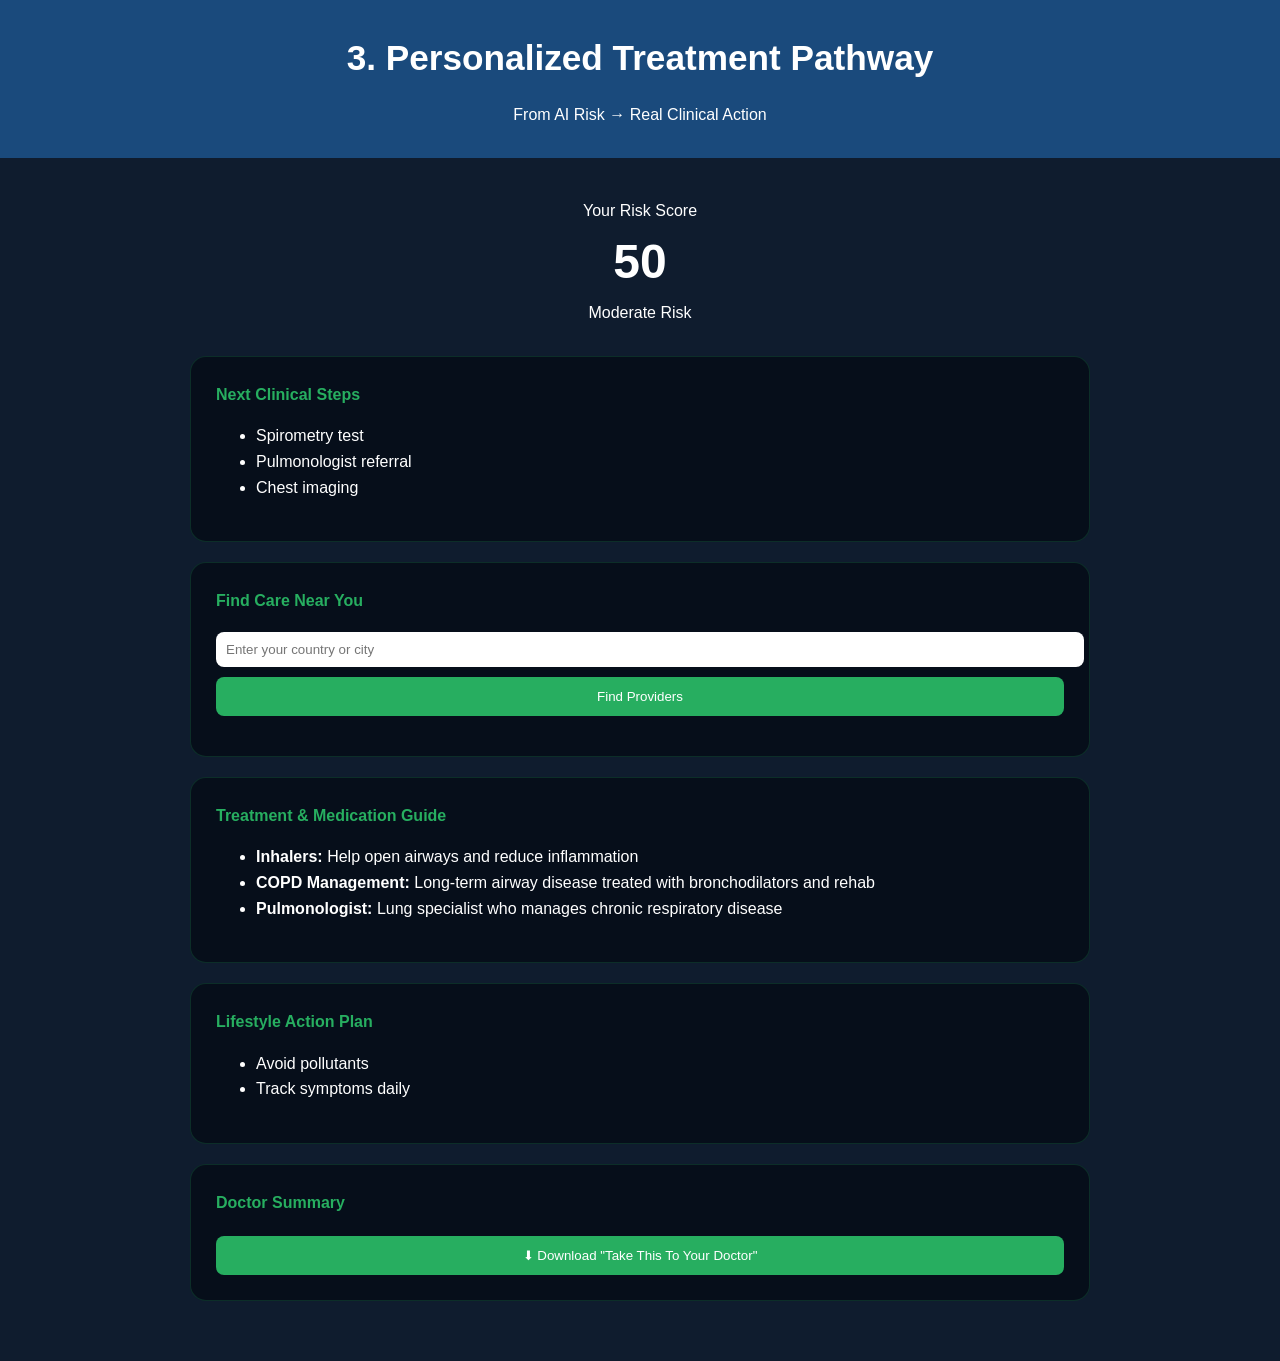
<file: Treatment.html>
<!DOCTYPE html>
<html lang="en">
<head>
<meta charset="UTF-8">
<meta name="viewport" content="width=device-width, initial-scale=1.0">
<title>Treatment Plan — Global Breath-Link</title>
<link rel="stylesheet" href="style.css">

<style>
body {
    background:#0f1c2e;
    color:white;
}

.treat-wrap {
    max-width:900px;
    margin:auto;
    padding:40px 20px;
}

.treat-card {
    background:#060e1a;
    border:1px solid rgba(39,174,96,0.2);
    border-radius:16px;
    padding:25px;
    margin-bottom:20px;
}

.treat-title {
    font-weight:bold;
    margin-bottom:10px;
    color:#27ae60;
}

.risk-box {
    text-align:center;
    margin-bottom:30px;
}

.risk-score {
    font-size:3rem;
    font-weight:bold;
}

.btn {
    background:#27ae60;
    color:white;
    border:none;
    padding:12px;
    border-radius:8px;
    cursor:pointer;
    width:100%;
    margin-top:10px;
}

input {
    width:100%;
    padding:10px;
    border-radius:8px;
    border:none;
    margin-top:8px;
}
</style>
</head>

<body>

<header>
    <h1>3. Personalized Treatment Pathway</h1>
    <p>From AI Risk → Real Clinical Action</p>
</header>

<div class="treat-wrap">

    <!-- RISK SCORE -->
    <div class="risk-box">
        <div>Your Risk Score</div>
        <div class="risk-score" id="score">--</div>
        <div id="riskText">Loading...</div>
    </div>

    <!-- CLINICAL STEPS -->
    <div class="treat-card">
        <div class="treat-title">Next Clinical Steps</div>
        <ul id="stepsList"></ul>
    </div>

    <!-- FIND CARE -->
    <div class="treat-card">
        <div class="treat-title">Find Care Near You</div>
        <input type="text" id="locationInput" placeholder="Enter your country or city">
        <button class="btn" onclick="findCare()">Find Providers</button>
        <div id="careResults" style="margin-top:15px;"></div>
    </div>

    <!-- TREATMENT EXPLAINER -->
    <div class="treat-card">
        <div class="treat-title">Treatment & Medication Guide</div>
        <ul>
            <li><strong>Inhalers:</strong> Help open airways and reduce inflammation</li>
            <li><strong>COPD Management:</strong> Long-term airway disease treated with bronchodilators and rehab</li>
            <li><strong>Pulmonologist:</strong> Lung specialist who manages chronic respiratory disease</li>
        </ul>
    </div>

    <!-- LIFESTYLE -->
    <div class="treat-card">
        <div class="treat-title">Lifestyle Action Plan</div>
        <ul id="lifestyleList"></ul>
    </div>

    <!-- PDF -->
    <div class="treat-card">
        <div class="treat-title">Doctor Summary</div>
        <button class="btn" onclick="downloadPDF()">⬇ Download "Take This To Your Doctor"</button>
    </div>

</div>

<script>
/* GET SCORE FROM DETECTION PAGE */
let score = localStorage.getItem("riskScore") || 50;
document.getElementById("score").textContent = score;

/* DETERMINE RISK LEVEL */
let riskText = "";
let steps = [];
let lifestyle = [];

if (score < 25) {
    riskText = "Low Risk";
    steps = ["Routine check-up", "Monitor symptoms"];
    lifestyle = ["Maintain clean air environment", "Exercise regularly"];
}
else if (score < 50) {
    riskText = "Mild Concern";
    steps = ["Visit GP", "Consider spirometry"];
    lifestyle = ["Reduce smoke exposure", "Improve diet"];
}
else if (score < 75) {
    riskText = "Moderate Risk";
    steps = ["Spirometry test", "Pulmonologist referral", "Chest imaging"];
    lifestyle = ["Avoid pollutants", "Track symptoms daily"];
}
else {
    riskText = "High Risk";
    steps = ["LDCT scan", "Urgent specialist referral", "Full lung evaluation"];
    lifestyle = ["Immediate exposure reduction", "Strict medical follow-up"];
}

document.getElementById("riskText").textContent = riskText;

/* RENDER LISTS */
document.getElementById("stepsList").innerHTML =
    steps.map(s => `<li>${s}</li>`).join("");

document.getElementById("lifestyleList").innerHTML =
    lifestyle.map(s => `<li>${s}</li>`).join("");

/* FIND CARE (simple placeholder) */
function findCare() {
    let loc = document.getElementById("locationInput").value;
    document.getElementById("careResults").innerHTML =
        "Showing providers near: <strong>" + loc + "</strong><br>• Local hospital<br>• Pulmonology clinic<br>• GP center";
}

/* DOWNLOAD PDF */
function downloadPDF() {
    let text = `
Global Breath-Link Report

Risk Score: ${score}
Risk Level: ${riskText}

Recommended Steps:
${steps.join("\n")}

Lifestyle Plan:
${lifestyle.join("\n")}
`;

    let blob = new Blob([text], { type: "text/plain" });
    let link = document.createElement("a");
    link.href = URL.createObjectURL(blob);
    link.download = "breathlink_report.txt";
    link.click();
}
</script>

</body>
</html>
</file>
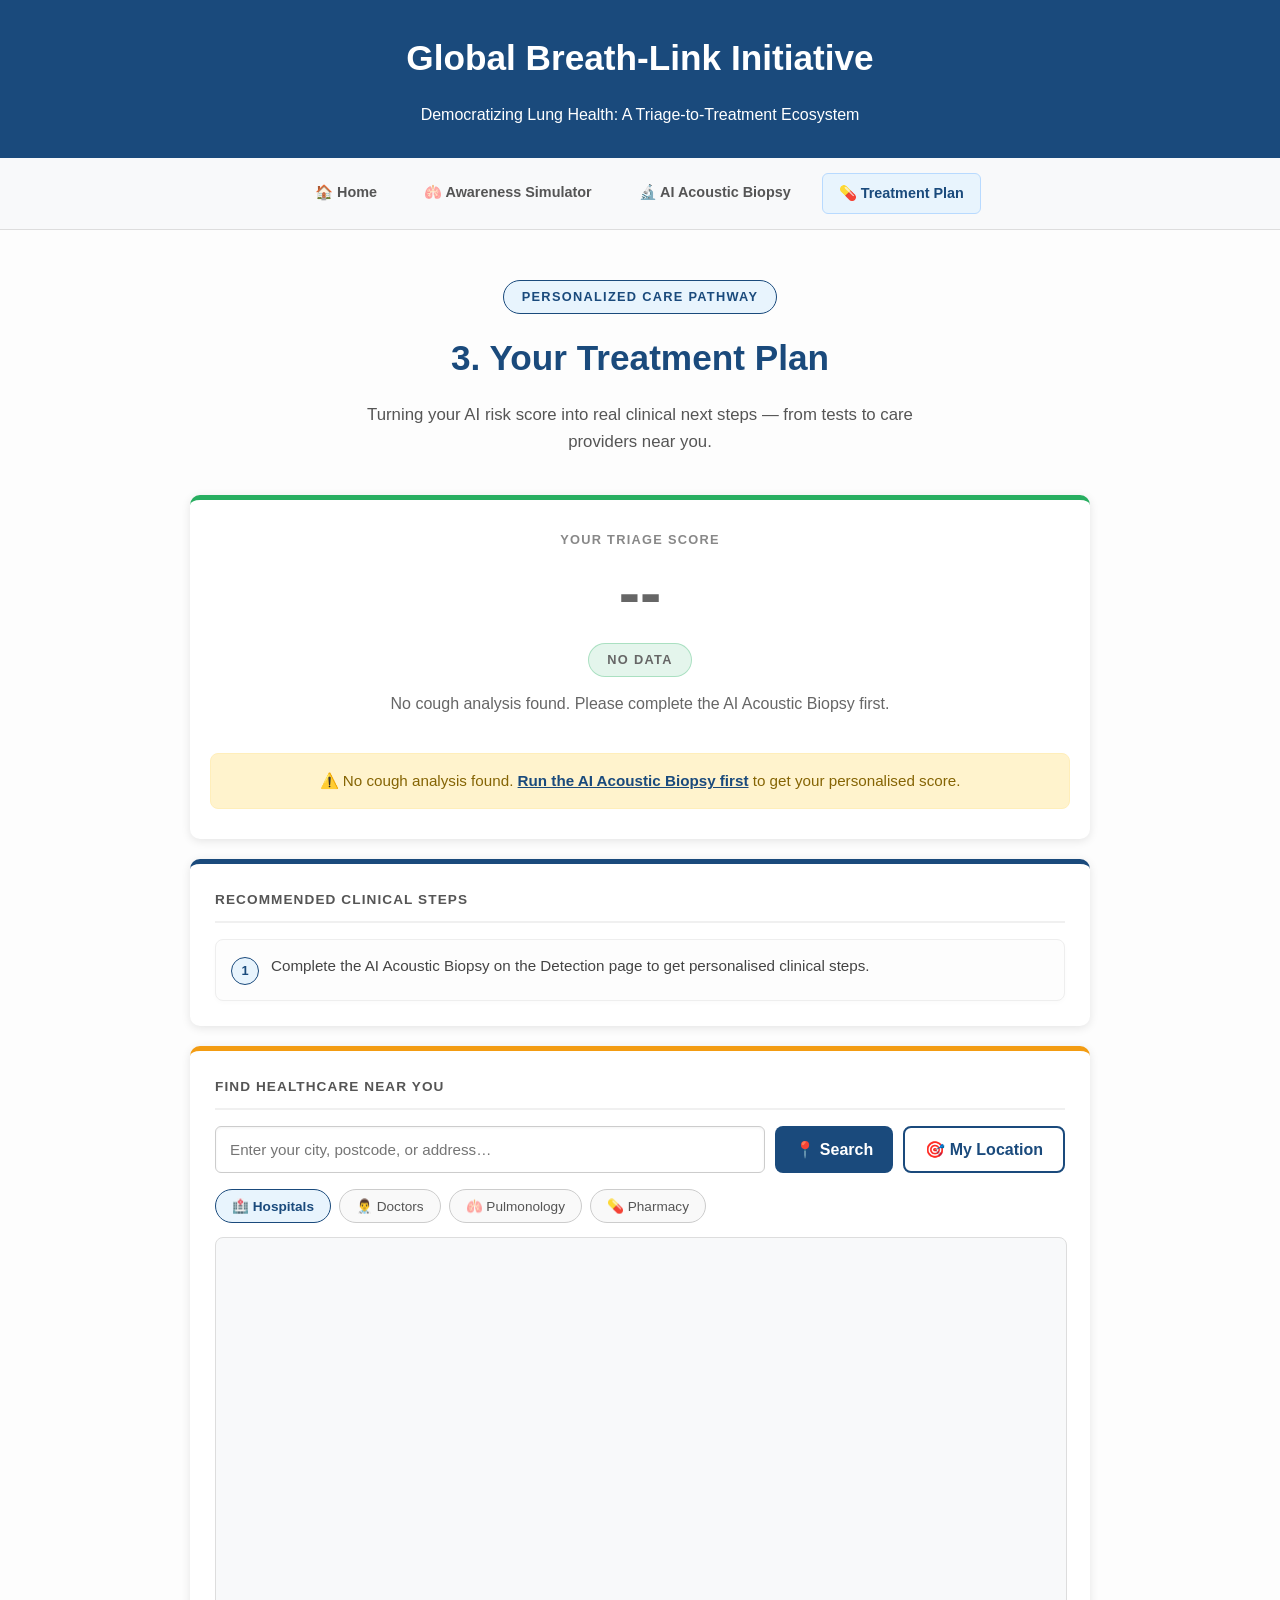
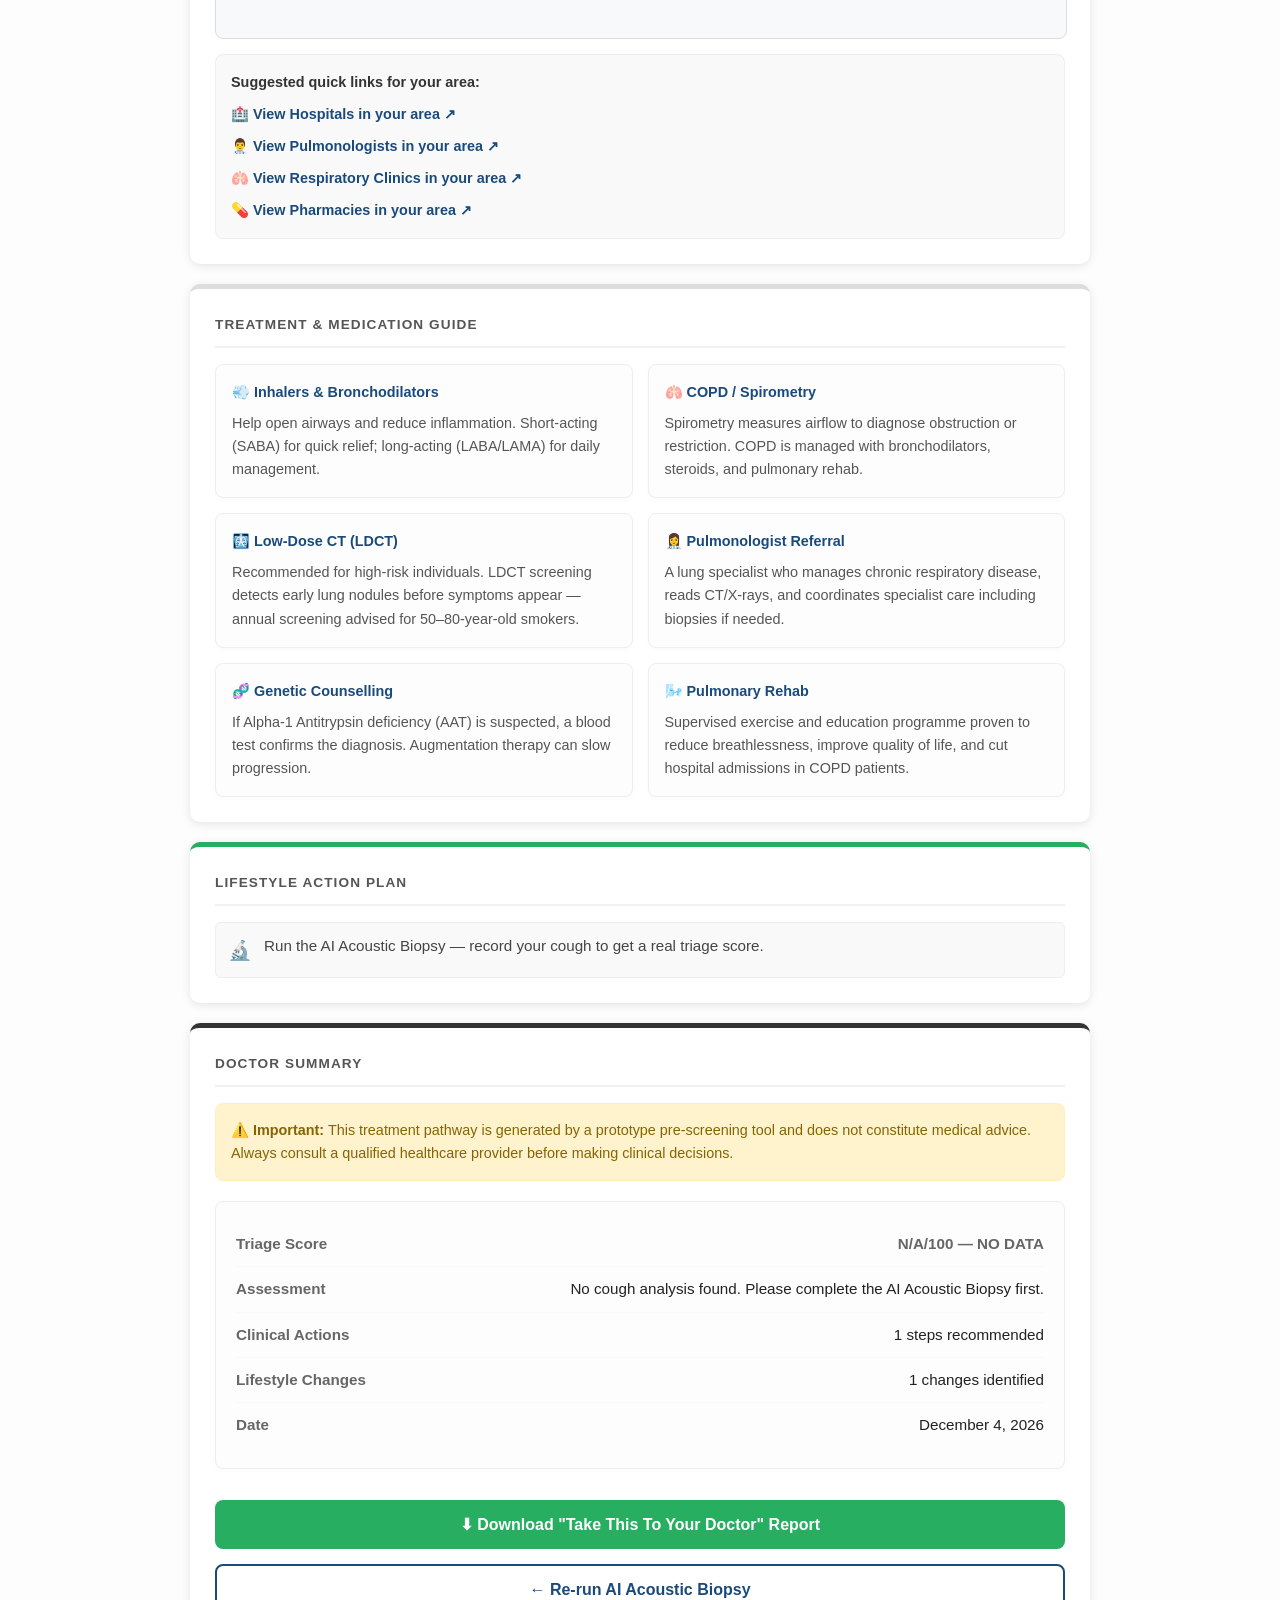
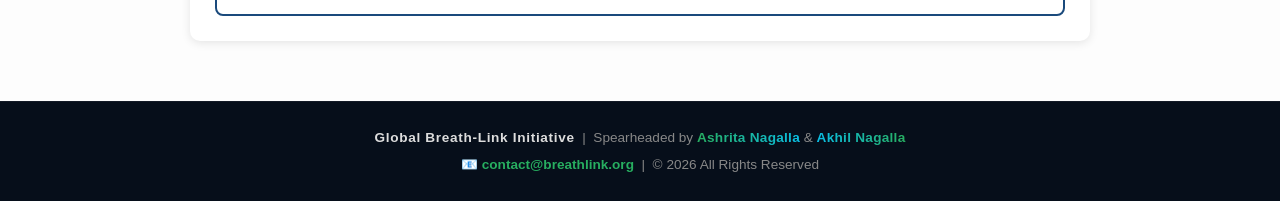
<file: treatment.html>
<!DOCTYPE html>
<html lang="en">
<head>
<meta charset="UTF-8">
<meta name="viewport" content="width=device-width, initial-scale=1.0">
<title>Treatment Plan — Global Breath-Link</title>
<link rel="stylesheet" href="style.css">
<style>
/* TREATMENT SPECIFIC STYLES - LIGHT THEME */
.treatment-wrap { max-width: 900px; margin: 0 auto; padding: 20px 0; }

/* CARD OVERRIDES */
.treat-title {
    font-size:0.85rem;
    color:#555;
    font-weight: bold;
    letter-spacing:0.08em;
    text-transform:uppercase;
    margin-top:0;
    margin-bottom:16px;
    display:flex;
    align-items:center;
    gap:8px;
    border-bottom: 2px solid #f0f0f0;
    padding-bottom: 10px;
}

/* RISK SCORE */
.risk-box { text-align:center; padding:30px 20px; margin-bottom: 20px;}
.risk-score { font-size:4rem; font-weight:900; line-height:1; margin:10px 0; color: #333; }
.risk-badge {
    display:inline-block; padding:6px 18px; border-radius:20px;
    font-size:0.8rem; font-weight: bold; letter-spacing:0.1em;
    text-transform:uppercase; margin-top:8px;
}

/* STEPS */
.steps-list { list-style:none; padding:0; margin:0; display:flex; flex-direction:column; gap:12px; }
.steps-list li {
    display:flex; align-items:flex-start; gap:12px; padding:15px;
    background:#fdfdfd; border:1px solid #eee; border-radius:8px;
    font-size:0.95rem; color:#444; line-height:1.5; font-weight: 500;
    box-shadow: 0 2px 5px rgba(0,0,0,0.02);
}
.step-num {
    width:26px; height:26px; border-radius:50%;
    background:#e8f4fd; border:1px solid var(--primary);
    color:var(--primary); font-size:0.8rem; font-weight:bold;
    display:flex; align-items:center; justify-content:center;
    flex-shrink:0; margin-top:2px;
}

/* MAPS */
.map-search-row { display:flex; gap:10px; margin-bottom:16px; flex-wrap:wrap; }
.map-input {
    flex:1; min-width:200px; background:#fff; border:1px solid #ccc;
    border-radius:6px; color:#333; padding:12px 14px; font-size:0.95rem;
    outline:none; transition:border-color 0.2s; box-shadow: inset 0 1px 3px rgba(0,0,0,0.05); font-family:'Segoe UI',Tahoma,sans-serif;
}
.map-input:focus { border-color:var(--secondary); box-shadow: 0 0 5px rgba(39,174,96,0.3); }

.map-filter-row { display:flex; gap:8px; flex-wrap:wrap; margin-bottom:14px; }
.filter-btn {
    padding:8px 16px; border-radius:20px; border:1px solid #ccc;
    background:#f9f9f9; color:#555; font-size:0.85rem; font-weight:500;
    cursor:pointer; transition:all 0.2s; font-family:'Segoe UI',Tahoma,sans-serif;
}
.filter-btn:hover { border-color:var(--primary); color:var(--primary); background: #e8f4fd; }
.filter-btn.active { background:#e8f4fd; border-color:var(--primary); color:var(--primary); font-weight:bold; }

#map-container { width:100%; height:400px; border-radius:8px; border:1px solid #ddd; background:#f8f9fa; position:relative; overflow:hidden;}

/* TREATMENT GRID */
.treatment-grid { display:grid; grid-template-columns:1fr 1fr; gap:15px; }
@media(max-width:600px){ .treatment-grid{ grid-template-columns:1fr; } }
.tx-item { background:#fdfdfd; border:1px solid #eee; border-radius:8px; padding:16px; box-shadow: 0 2px 5px rgba(0,0,0,0.02);}
.tx-item-title { color:var(--primary); font-size:0.9rem; font-weight:bold; margin-bottom:8px; }
.tx-item-body { color:#555; font-size:0.9rem; line-height:1.6; }

/* LIFESTYLE */
.lifestyle-list { list-style:none; padding:0; margin:0; display:flex; flex-direction:column; gap:12px; }
.lifestyle-list li { display:flex; gap:12px; align-items:flex-start; color:#444; font-size:0.95rem; line-height:1.5; background: #f9f9f9; padding: 12px; border-radius: 6px; border: 1px solid #eee;}
.ls-icon { font-size:1.2rem; flex-shrink:0; margin-top:2px; }

/* BUTTONS */
.btn { display:block; width:100%; padding:15px; border-radius:8px; border:none; font-size:1rem; font-weight:bold; cursor:pointer; font-family:'Segoe UI',Tahoma,sans-serif; transition:all 0.2s; margin-top:15px; }
.btn-primary { background:var(--secondary); color:white; }
.btn-primary:hover { background:#22c774; box-shadow:0 4px 15px rgba(39,174,96,0.3); transform:translateY(-2px); }
.btn-outline { background:transparent; color:var(--primary); border:2px solid var(--primary); }
.btn-outline:hover { background:#e8f4fd; }
.btn-map { background:var(--primary); color:white; width:auto; padding:12px 20px; margin:0;}
.btn-map:hover { background:#153a63; box-shadow:0 4px 15px rgba(26,74,124,0.3); transform:translateY(-2px); }

/* DISCLAIMER */
.disclaimer { background:#fff3cd; border:1px solid #ffeeba; border-radius:8px; padding:15px; font-size:0.9rem; color:#856404; margin-bottom:20px; line-height:1.6; font-weight: 500;}

/* SUMMARY TABLE */
.summary-section { background:#fdfdfd; border:1px solid #eee; border-radius:8px; padding:20px; margin-bottom:20px; text-align:left; box-shadow: 0 2px 5px rgba(0,0,0,0.02);}
.summary-row { display:flex; justify-content:space-between; align-items:flex-start; padding:10px 0; border-bottom:1px solid #f9f9f9; font-size:0.95rem; gap:12px; }
.summary-row:last-child { border-bottom:none; }
.summary-row .key { color:#666; font-weight: bold; flex-shrink:0;}
.summary-row .val { color:#222; font-weight:500; text-align:right; }
</style>
</head>
<body>

<header>
    <h1>Global Breath-Link Initiative</h1>
    <p>Democratizing Lung Health: A Triage-to-Treatment Ecosystem</p>
</header>

<div class="top-nav">
    <a href="index.html">🏠 Home</a>
    <a href="awareness.html">🫁 Awareness Simulator</a>
    <a href="detection.html">🔬 AI Acoustic Biopsy</a>
    <a href="treatment.html" class="active">💊 Treatment Plan</a>
</div>

<div class="container" id="mainContent">
    <div class="treatment-wrap">

        <div style="text-align:center; margin-bottom:40px; padding-top:10px;">
            <div style="display:inline-block; background:#e8f4fd; border:1px solid var(--primary); border-radius:20px; padding:6px 18px; font-size:0.8rem; font-weight: bold; color:var(--primary); letter-spacing:0.1em; text-transform:uppercase; margin-bottom:16px;">PERSONALIZED CARE PATHWAY</div>
            <h2 style="font-size:2.2rem; margin-top:0; margin-bottom:15px; color:var(--primary);">3. Your Treatment Plan</h2>
            <p style="color:#555; max-width:600px; margin:auto; line-height:1.6; font-size:1.05rem;">Turning your AI risk score into real clinical next steps — from tests to care providers near you.</p>
        </div>

        <div class="card risk-box" style="border-top-color: var(--secondary);">
            <div style="font-size:0.8rem; color:#888; font-weight: bold; letter-spacing:0.1em; text-transform:uppercase;">Your Triage Score</div>
            <div class="risk-score" id="score" style="color:var(--secondary);">--</div>
            <div><span class="risk-badge" id="riskBadge" style="background:rgba(39,174,96,0.12); color:var(--secondary); border:1px solid rgba(39,174,96,0.3);">Loading...</span></div>
            <p id="riskDesc" style="color:#666; font-size:1rem; margin-top:14px; max-width:500px; margin-left:auto; margin-right:auto; line-height:1.6;"></p>
            
            <div id="noScoreWarning" style="display:none; margin-top:20px; background:#fff3cd; border:1px solid #ffeeba; border-radius:8px; padding:15px; font-size:0.95rem; color:#856404; font-weight: 500;">
                ⚠️ No cough analysis found. <a href="detection.html" style="color:var(--primary); font-weight: bold;">Run the AI Acoustic Biopsy first</a> to get your personalised score.
            </div>
        </div>

        <div class="card" style="border-top-color: var(--primary); margin-bottom: 20px;">
            <div class="treat-title">Recommended Clinical Steps</div>
            <ul class="steps-list" id="stepsList"></ul>
        </div>

        <div class="card" style="border-top-color: var(--accent); margin-bottom: 20px;">
            <div class="treat-title">Find Healthcare Near You</div>

            <div class="map-search-row">
                <input class="map-input" type="text" id="locationInput" placeholder="Enter your city, postcode, or address…" onkeydown="if(event.key==='Enter') findCare()">
                <button class="btn btn-map" onclick="findCare()">📍 Search</button>
                <button class="btn btn-outline" style="width:auto; padding:12px 20px; margin:0;" onclick="useMyLocation()">🎯 My Location</button>
            </div>

            <div class="map-filter-row">
                <button class="filter-btn active" data-type="Hospitals" onclick="setFilter(this,'Hospitals')">🏥 Hospitals</button>
                <button class="filter-btn" data-type="Pulmonologists" onclick="setFilter(this,'Pulmonologists')">👨‍⚕️ Doctors</button>
                <button class="filter-btn" data-type="Respiratory Clinics" onclick="setFilter(this,'Respiratory Clinics')">🫁 Pulmonology</button>
                <button class="filter-btn" data-type="Pharmacies" onclick="setFilter(this,'Pharmacies')">💊 Pharmacy</button>
            </div>

            <div id="map-container">
                <iframe id="mapFrame" width="100%" height="100%" frameborder="0" style="border:0;" allowfullscreen src="https://www.google.com/maps?q=Hospitals&output=embed"></iframe>
            </div>

            <div id="suggestedLinks" style="color:#444; font-size:0.9rem; padding:15px; background:#f9f9f9; border:1px solid #eee; border-radius:8px; line-height:1.8; margin-top:15px;">
                </div>
        </div>

        <div class="card" style="border-top-color: #ddd; margin-bottom: 20px;">
            <div class="treat-title">Treatment & Medication Guide</div>
            <div class="treatment-grid">
                <div class="tx-item">
                    <div class="tx-item-title">💨 Inhalers & Bronchodilators</div>
                    <div class="tx-item-body">Help open airways and reduce inflammation. Short-acting (SABA) for quick relief; long-acting (LABA/LAMA) for daily management.</div>
                </div>
                <div class="tx-item">
                    <div class="tx-item-title">🫁 COPD / Spirometry</div>
                    <div class="tx-item-body">Spirometry measures airflow to diagnose obstruction or restriction. COPD is managed with bronchodilators, steroids, and pulmonary rehab.</div>
                </div>
                <div class="tx-item">
                    <div class="tx-item-title">🩻 Low-Dose CT (LDCT)</div>
                    <div class="tx-item-body">Recommended for high-risk individuals. LDCT screening detects early lung nodules before symptoms appear — annual screening advised for 50–80-year-old smokers.</div>
                </div>
                <div class="tx-item">
                    <div class="tx-item-title">👩‍⚕️ Pulmonologist Referral</div>
                    <div class="tx-item-body">A lung specialist who manages chronic respiratory disease, reads CT/X-rays, and coordinates specialist care including biopsies if needed.</div>
                </div>
                <div class="tx-item">
                    <div class="tx-item-title">🧬 Genetic Counselling</div>
                    <div class="tx-item-body">If Alpha-1 Antitrypsin deficiency (AAT) is suspected, a blood test confirms the diagnosis. Augmentation therapy can slow progression.</div>
                </div>
                <div class="tx-item">
                    <div class="tx-item-title">🌬️ Pulmonary Rehab</div>
                    <div class="tx-item-body">Supervised exercise and education programme proven to reduce breathlessness, improve quality of life, and cut hospital admissions in COPD patients.</div>
                </div>
            </div>
        </div>

        <div class="card" style="border-top-color: var(--secondary); margin-bottom: 20px;">
            <div class="treat-title">Lifestyle Action Plan</div>
            <ul class="lifestyle-list" id="lifestyleList"></ul>
        </div>

        <div class="card" style="border-top-color: #333; margin-bottom: 20px;">
            <div class="treat-title">Doctor Summary</div>
            <div class="disclaimer">
                ⚠️ <strong>Important:</strong> This treatment pathway is generated by a prototype pre-screening tool and does not constitute medical advice. Always consult a qualified healthcare provider before making clinical decisions.
            </div>
            <div class="summary-section" id="summaryTable" style="margin-bottom:16px;"></div>
            <button class="btn btn-primary" onclick="downloadReport()">⬇ Download "Take This To Your Doctor" Report</button>
            <a href="detection.html" style="text-decoration: none;"><button class="btn btn-outline" style="margin-top:15px;">← Re-run AI Acoustic Biopsy</button></a>
        </div>

    </div>
</div>

<footer style="background: #060e1a; padding: 25px 20px; border-top: 1px solid rgba(255,255,255,0.05); text-align: center; font-family: 'Segoe UI', Tahoma, sans-serif; font-size: 0.85rem; color: #888;">
    <div style="margin-bottom: 6px;">
        <strong style="color: #ddd; letter-spacing: 0.05em;">Global Breath-Link Initiative</strong>  |  
        Spearheaded by 
        <span style="font-weight: 800; letter-spacing: 0.02em; background: linear-gradient(90deg, #27ae60, #0abde3); -webkit-background-clip: text; -webkit-text-fill-color: transparent;">Ashrita Nagalla</span> 
        & 
        <span style="font-weight: 800; letter-spacing: 0.02em; background: linear-gradient(90deg, #0abde3, #27ae60); -webkit-background-clip: text; -webkit-text-fill-color: transparent;">Akhil Nagalla</span>
    </div>
    <div>
        📧 <a href="mailto:contact@breathlink.org" style="color: var(--secondary); text-decoration: none; font-weight: 600; transition: 0.2s;" onmouseover="this.style.color='#0abde3'" onmouseout="this.style.color='var(--secondary)'">contact@breathlink.org</a> 
         |  © 2026 All Rights Reserved
    </div>
</footer>

<script>
// ══════════════════════════════════════════
// MAPS IFRAME & SUGGESTED LINKS LOGIC
// ══════════════════════════════════════════
let activeFilter = 'Hospitals';

function setFilter(btn, type) {
    document.querySelectorAll('.filter-btn').forEach(b => b.classList.remove('active'));
    btn.classList.add('active');
    activeFilter = type;
    findCare();
}

function findCare() {
    let loc = document.getElementById('locationInput').value.trim();
    let searchSuffix = loc ? ' near ' + loc : '';
    let displayLoc = loc ? loc : 'your area';
    
    // 1. Update Map Iframe
    const iframeQuery = encodeURIComponent(`${activeFilter}${searchSuffix}`);
    const frameUrl = `https://www.google.com/maps?q=${iframeQuery}&output=embed`;
    document.getElementById('mapFrame').src = frameUrl;

    // 2. Update Suggested Links Below Map
    const baseMapsUrl = "https://www.google.com/maps/search/?api=1&query=";
    document.getElementById('suggestedLinks').innerHTML = `
        <strong style="color:#333;">Suggested quick links for ${displayLoc}:</strong><br>
        <a href="${baseMapsUrl}${encodeURIComponent('Hospitals' + searchSuffix)}" target="_blank" style="color:var(--primary); text-decoration: none; font-weight: 600; display:inline-block; margin-top:6px;">🏥 View Hospitals in ${displayLoc} ↗</a><br>
        <a href="${baseMapsUrl}${encodeURIComponent('Pulmonologists' + searchSuffix)}" target="_blank" style="color:var(--primary); text-decoration: none; font-weight: 600; display:inline-block; margin-top:6px;">👨‍⚕️ View Pulmonologists in ${displayLoc} ↗</a><br>
        <a href="${baseMapsUrl}${encodeURIComponent('Respiratory Clinics' + searchSuffix)}" target="_blank" style="color:var(--primary); text-decoration: none; font-weight: 600; display:inline-block; margin-top:6px;">🫁 View Respiratory Clinics in ${displayLoc} ↗</a><br>
        <a href="${baseMapsUrl}${encodeURIComponent('Pharmacies' + searchSuffix)}" target="_blank" style="color:var(--primary); text-decoration: none; font-weight: 600; display:inline-block; margin-top:6px;">💊 View Pharmacies in ${displayLoc} ↗</a>
    `;
}

function useMyLocation() {
    if (!navigator.geolocation) {
        alert('Geolocation is not supported by your browser.');
        return;
    }
    
    document.getElementById('locationInput').value = "Locating...";
    
    navigator.geolocation.getCurrentPosition(pos => {
        const lat = pos.coords.latitude;
        const lng = pos.coords.longitude;
        // Use coordinates as the location string
        document.getElementById('locationInput').value = `${lat.toFixed(5)}, ${lng.toFixed(5)}`;
        findCare();
    }, () => {
        alert('Location access denied. Please enter a city or address manually.');
        document.getElementById('locationInput').value = "";
    });
}

// Initialize links on page load
window.onload = () => {
    findCare();
};


// ══════════════════════════════════════════
// READ REAL SCORE FROM LOCALSTORAGE
// ══════════════════════════════════════════
const rawScore = localStorage.getItem('riskScore');
let score = rawScore !== null ? parseInt(rawScore) : null;

let riskColor, riskWord, riskDesc, steps, lifestyle;

if (score === null) {
    document.getElementById('noScoreWarning').style.display = 'block';
    score = 0;
    riskColor = '#666'; riskWord = 'NO DATA';
    riskDesc = 'No cough analysis found. Please complete the AI Acoustic Biopsy first.';
    steps = ['Complete the AI Acoustic Biopsy on the Detection page to get personalised clinical steps.'];
    lifestyle = [{ icon:'🔬', text:'Run the AI Acoustic Biopsy — record your cough to get a real triage score.' }];
} else if (score < 25) {
    riskColor = '#27ae60'; riskWord = 'LOW RISK';
    riskDesc = 'Your acoustic profile closely matches healthy cough patterns. Continue monitoring and maintain a clean air environment.';
    steps = [
        'Schedule a routine GP check-up within the next 12 months.',
        'Monitor for any new respiratory symptoms — persistent cough, breathlessness, or chest tightness.',
        'Ensure your home radon levels are tested if you live in a high-risk geological area.',
        'Maintain your healthy lifestyle and revisit the AI screener annually.',
    ];
    lifestyle = [
        { icon:'🌿', text:'Maintain a clean indoor air environment — use air purifiers where possible.' },
        { icon:'🏃', text:'Exercise regularly — 150 minutes of moderate aerobic activity per week supports lung health.' },
        { icon:'🥗', text:'Eat a diet rich in Vitamins A, C, and E to maintain your antioxidant shield.' },
        { icon:'🚭', text:'Avoid tobacco smoke — even passive exposure raises risk significantly.' },
    ];
} else if (score < 50) {
    riskColor = '#f39c12'; riskWord = 'MILD CONCERN';
    riskDesc = 'Some acoustic markers suggest mild airway changes. A routine conversation with your GP and some basic tests are recommended.';
    steps = [
        'Book an appointment with your GP within the next 4–6 weeks.',
        'Ask about spirometry (lung function) testing to baseline your airway capacity.',
        'Discuss your cough history, smoking status, and occupational exposures.',
        'Consider a chest X-ray if symptoms persist for more than 3 weeks.',
        'Review and reduce known environmental risk factors.',
    ];
    lifestyle = [
        { icon:'🚭', text:'Quit or reduce smoking — even cutting down significantly reduces lung cancer risk.' },
        { icon:'😷', text:'Wear an N95 mask in dusty or polluted environments.' },
        { icon:'🥦', text:'Increase antioxidant intake — broccoli, citrus, nuts, and leafy greens protect airway lining.' },
        { icon:'💧', text:'Stay well hydrated — helps maintain mucus clearance and ciliary function.' },
        { icon:'🏠', text:'Test your home for radon gas, especially if you live in a basement or ground-floor unit.' },
    ];
} else if (score < 75) {
    riskColor = '#e67e22'; riskWord = 'MODERATE RISK';
    riskDesc = 'Your acoustic and symptom profile shows notable indicators. A follow-up with a healthcare provider is strongly advised.';
    steps = [
        'Book an urgent GP appointment within 1–2 weeks.',
        'Request spirometry testing (lung function measurement).',
        'Ask for a referral to a pulmonologist (lung specialist) for further evaluation.',
        'Discuss low-dose CT (LDCT) chest imaging eligibility with your doctor.',
        'Review occupational history — asbestos, silica, or chemical exposures should be disclosed.',
        'Bring your BreathLink doctor summary printout to your appointment.',
    ];
    lifestyle = [
        { icon:'🚭', text:'Stop smoking immediately — this is the single most impactful action you can take.' },
        { icon:'🏠', text:'Improve indoor air quality — eliminate cookfire smoke, use ventilation, test for radon.' },
        { icon:'📋', text:'Keep a symptom diary — record cough frequency, sputum, and breathlessness each day.' },
        { icon:'🏥', text:'Ask about pulmonary rehabilitation — evidence-based exercise programmes reduce symptoms significantly.' },
        { icon:'🧘', text:'Manage stress — chronic stress worsens immune function and respiratory symptoms.' },
        { icon:'💊', text:'Do not self-medicate with inhalers — ensure diagnosis is confirmed before treatment.' },
    ];
} else {
    riskColor = '#e74c3c'; riskWord = 'ELEVATED RISK';
    riskDesc = 'Multiple acoustic risk markers detected alongside significant symptom burden. Please discuss lung screening with a doctor promptly.';
    steps = [
        '⚠️ Seek a GP or urgent care appointment within the next 1–3 days.',
        'Request low-dose CT (LDCT) chest scan — standard of care for high-risk individuals.',
        'Demand urgent referral to a pulmonologist or respiratory specialist.',
        'Disclose full exposure history: smoking (pack-years), occupation, asbestos, radon.',
        'Discuss Alpha-1 Antitrypsin blood test if family history of lung disease exists.',
        'If haemoptysis (coughing blood) is present, go to Emergency Department immediately.',
        'Bring your BreathLink doctor summary and acoustic report to every appointment.',
    ];
    lifestyle = [
        { icon:'🚭', text:'Stop smoking today — contact a cessation clinic or use NRT (nicotine replacement therapy).' },
        { icon:'🏥', text:'Attend all scheduled follow-ups — do not delay or cancel clinical appointments.' },
        { icon:'😷', text:'Avoid all occupational and environmental pollutants — use respirator-grade protection if unavoidable.' },
        { icon:'🥗', text:'Focus on nutrition — malnutrition accelerates lung decline in chronic disease.' },
        { icon:'💪', text:'Ask about pulmonary rehabilitation — even high-risk patients benefit from supervised exercise.' },
        { icon:'👨‍👩‍👧', text:'Inform close family — first-degree relatives may also benefit from screening.' },
    ];
}

// Apply to DOM
document.getElementById('score').textContent = rawScore !== null ? score : '--';
document.getElementById('score').style.color = riskColor;
document.getElementById('riskBadge').textContent = riskWord;
document.getElementById('riskBadge').style.color = riskColor;
document.getElementById('riskBadge').style.borderColor = riskColor + '55';
document.getElementById('riskBadge').style.background = riskColor + '18';
document.getElementById('riskDesc').textContent = riskDesc;

document.getElementById('stepsList').innerHTML = steps.map((s, i) => `
    <li><div class="step-num">${i+1}</div><span>${s}</span></li>`).join('');

document.getElementById('lifestyleList').innerHTML = lifestyle.map(l => `
    <li><span class="ls-icon">${l.icon}</span><span>${l.text}</span></li>`).join('');

document.getElementById('summaryTable').innerHTML = `
    <div class="summary-row"><span class="key">Triage Score</span><span class="val" style="color:${riskColor};font-weight:700;">${rawScore !== null ? score : 'N/A'}/100 — ${riskWord}</span></div>
    <div class="summary-row"><span class="key">Assessment</span><span class="val">${riskDesc}</span></div>
    <div class="summary-row"><span class="key">Clinical Actions</span><span class="val">${steps.length} steps recommended</span></div>
    <div class="summary-row"><span class="key">Lifestyle Changes</span><span class="val">${lifestyle.length} changes identified</span></div>
    <div class="summary-row"><span class="key">Date</span><span class="val">${new Date().toLocaleDateString('en-US',{year:'numeric',month:'long',day:'numeric'})}</span></div>`;

// ══════════════════════════════════════════
// DOWNLOAD REPORT
// ══════════════════════════════════════════
function downloadReport() {
    const text = `GLOBAL BREATH-LINK INITIATIVE — Analysis Summary
================================================
Date: ${new Date().toLocaleDateString()}
Tool: Global Breath-Link Initiative (Prototype v0.1)

TRIAGE RESULT
-------------
Score:      ${rawScore !== null ? score : 'N/A'}/100
Risk Level: ${riskWord}
Assessment: ${riskDesc}

RECOMMENDED CLINICAL STEPS
---------------------------
${steps.map((s, i) => `${i+1}. ${s}`).join('\n')}

LIFESTYLE ACTION PLAN
---------------------
${lifestyle.map(l => `• ${l.text}`).join('\n')}

DISCLAIMER
----------
This is a prototype pre-screening tool, NOT a medical diagnosis.
Please share with a qualified healthcare provider.
Proposed by: Ashrita Nagalla & Akhil Nagalla
`;
    const blob = new Blob([text], { type:'text/plain' });
    const a = document.createElement('a');
    a.href = URL.createObjectURL(blob);
    a.download = `BreathLink_TreatmentPlan_${new Date().toISOString().slice(0,10)}.txt`;
    a.click();
}
</script>

</body>
</html>
</file>
<file: style.css>
:root{
    --primary:#1a4a7c;
    --secondary:#27ae60;
    --bg:#fdfdfd;
    --accent:#f39c12;
    --dark:#0a0a0a;
    --danger:#e74c3c;
}

body{ font-family:'Segoe UI',Tahoma,sans-serif; line-height:1.6; margin:0; background:var(--bg); color:#333; }
.container{ max-width:1000px; margin:auto; padding:20px; }

header { 
    background: var(--primary); 
    color: #fff; 
    padding: 30px 20px; /* Reduced from 60px to 30px to make the header shorter */
    text-align: center; 
}

header h1 { 
    margin: 0; 
    font-size: 2.2rem; /* Slightly smaller text to fit the new height */
}
header p {
    margin-bottom: 0; /* Removes extra space below the paragraph */
}
section{ padding:40px 0; border-bottom:1px solid #ddd; }

/* ── GLOBAL NAV BAR ── */
.top-nav {
    background: #f8f9fa;
    border-bottom: 1px solid #ddd;
    padding: 15px 20px;
    display: flex;
    gap: 15px;
    flex-wrap: wrap;
    justify-content: center;
}
.top-nav a {
    color: #555;
    text-decoration: none;
    padding: 8px 16px;
    border-radius: 6px;
    font-size: 0.9rem;
    font-weight: bold;
    transition: 0.2s;
}
.top-nav a:hover {
    background: #eee;
}
.top-nav a.active {
    color: var(--primary);
    background: #e8f4fd;
    border: 1px solid #b8daff;
}

/* VIEWING AREA */
.grid{ display:grid; grid-template-columns:repeat(auto-fit,minmax(300px,1fr)); gap:20px; }

/* UPDATED: Added Flexbox properties so inner elements can be pushed to bottom */
.card { 
    background:#fff; 
    padding:25px; 
    border-radius:10px; 
    box-shadow:0 2px 10px rgba(0,0,0,0.1); 
    border-top:5px solid var(--secondary); 
    display: flex; 
    flex-direction: column; 
}

.tag-cloud{ display:flex; flex-wrap:wrap; gap:8px; margin-top:10px; }
.tag{ background:#e8f4fd; color:#1a4a7c; padding:6px 12px; border-radius:15px; font-size:0.85rem; font-weight:bold; cursor:pointer; transition: 0.2s; border:1px solid rgba(26,74,124,0.1); display: inline-block; }
.tag:hover{ background:#1a4a7c; color:white; transform:translateY(-2px); box-shadow:0 4px 10px rgba(26,74,124,0.2); }

/* SIMULATOR STYLES - LIGHT THEME */
#simulator{ display:none; background:#f8f9fa; color:#333; padding:40px 20px; text-align:center; border-top: 1px solid #eee;}
.viewer { max-width:300px; margin:10px auto; background: #0a0a0a; border-radius: 20px; position: relative; border: 4px solid #fff; box-shadow: 0 8px 25px rgba(0,0,0,0.15); }
canvas { display: block; max-width: 100%; height: auto; }

.healthbar{ width:280px; height:16px; background:#ddd; margin:20px auto; border-radius:10px; overflow:hidden; box-shadow: inset 0 2px 5px rgba(0,0,0,0.1); }
.healthfill{ height:100%; width:100%; background:#27ae60; transition: 1s; }

.controls button{ padding:10px 16px; margin:6px; border:1px solid #ccc; border-radius:6px; background:#fff; color:#555; cursor:pointer; font-weight:bold; transition:0.2s; box-shadow:0 2px 5px rgba(0,0,0,0.02); }
.controls button:hover { border-color:var(--primary); color:var(--primary); background:#e8f4fd; }
.controls button.active { background: var(--secondary); border-color:var(--secondary); color:white; box-shadow:0 4px 10px rgba(39,174,96,0.3); }

/* DETAILED INFO PANEL (CLINICAL ANALYSIS) - LIGHT THEME */
.edu-panel {
    max-width: 700px; margin: 30px auto; background: #fff; padding: 30px;
    border-radius: 12px; text-align: left; border: 1px solid #eee;
    border-top: 4px solid var(--secondary);
    max-height: 500px; overflow-y: auto;
    box-shadow: 0 4px 20px rgba(0,0,0,0.05);
}

.unlock-msg { color: #856404; background:#fff3cd; border:1px solid #ffeeba; font-weight: bold; margin: 15px auto; padding: 12px 20px; border-radius: 8px; font-size: 0.9rem; display: inline-block; }
.quizBtn{ display:none; background:var(--secondary); padding:15px 30px; border:none; border-radius:8px; color:white; font-weight:bold; cursor:pointer; margin-top:20px; box-shadow:0 4px 15px rgba(39,174,96,0.3); transition:0.2s; font-size: 1.05rem;}
.quizBtn:hover{ background:#22c774; transform:translateY(-2px); }

/* QUIZ MODAL - LIGHT THEME */
#quizModal {
    display:none; position:fixed; top:0; left:0; width:100%; height:100%;
    background:rgba(255,255,255,0.85); z-index:2000; justify-content:center; align-items:center;
    padding: 20px; backdrop-filter: blur(5px);
}
.quiz-content {
    background:#fdfdfd; padding:30px; border-radius:8px; max-width:600px; width:90%;
    color:#444; position: relative; display: flex; flex-direction: column; max-height: 90vh;
    border:1px solid #eee; box-shadow: 0 10px 30px rgba(0,0,0,0.1);
    border-top: 4px solid var(--secondary);
}
#quizHeader { color: var(--primary); margin-top: 0; padding-bottom: 15px; border-bottom: 2px solid #f0f0f0; font-size: 1.5rem;}
#quizBody { overflow-y: auto; flex-grow: 1; padding-right: 15px; margin: 20px 0; }
.quiz-q { margin-bottom: 25px; border-bottom: 1px solid #f9f9f9; padding-bottom: 15px; }
.quiz-q p { font-weight: bold; color: #333; margin-bottom: 10px; }
.quiz-q label { color: #555; }

#quizResults { display:none; padding:15px; border-radius:8px; font-weight:bold; margin-bottom:15px; text-align:center; background:#e8f4fd; color:var(--primary); border:1px solid #b8daff;}

/* NAME INPUT SECTION */
#nameSection {
    display: none;
    background: #fdfdfd;
    border: 1px solid #eee;
    border-radius: 8px;
    padding: 20px;
    margin: 15px 0;
    text-align: center;
    box-shadow: 0 2px 5px rgba(0,0,0,0.02);
}
#nameSection h3 { color: var(--primary); margin: 0 0 8px 0; font-size: 1.1rem; }
#nameSection p { color: #666; margin: 0 0 15px 0; font-size: 0.9rem; }
.name-inputs { display: flex; gap: 10px; justify-content: center; flex-wrap: wrap; }
.name-inputs input {
    background:#fff; border:1px solid #ccc; border-radius:6px; color:#333; padding:12px 14px; font-size:0.95rem;
    outline:none; transition:border-color 0.2s; box-shadow: inset 0 1px 3px rgba(0,0,0,0.05); font-family:'Segoe UI',Tahoma,sans-serif;
}
.name-inputs input:focus { border-color:var(--secondary); box-shadow: 0 0 5px rgba(39,174,96,0.3); }
.name-inputs input.input-error { border-color: var(--danger); animation: shake 0.3s ease; }

@keyframes shake {
    0%, 100% { transform: translateX(0); }
    25% { transform: translateX(-5px); }
    75% { transform: translateX(5px); }
}

#nameError { color: var(--danger); font-size: 0.85rem; margin-top: 8px; display: none; }

.cert-btn { 
    display:none; background:var(--primary); color:white; padding:14px; 
    border:none; border-radius:8px; cursor:pointer; font-weight:bold; 
    width:100%; margin-top:10px; transition: 0.2s; font-size: 1rem;
}
.cert-btn:hover { background:#153a63; transform:translateY(-2px); box-shadow:0 4px 15px rgba(26,74,124,0.3); }

.close-quiz { 
    background:none; border:none; color:#888; cursor:pointer; 
    text-align:center; width:100%; margin-top: 15px; 
    font-size: 0.9rem; font-weight: 500;
}
.close-quiz:hover { color: #555; }

footer{ text-align:center; padding:40px; background:#222; color:#eee; }

/* ===== GRID FIX (SAFE) ===== */
.grid {
    display: grid;
    grid-template-columns: repeat(2, 1fr);
    gap: 20px;
}

/* ===== CARD ALIGNMENT FIX ===== */
.treatment-card {
    grid-column: span 2;
    max-width: 520px;
    justify-self: center;
}

/* ===== MOBILE FIX ===== */
@media (max-width: 700px) {
    .grid {
        grid-template-columns: 1fr;
    }

    .treatment-card {
        grid-column: span 1;
        max-width: 100%;
    }
}
</file>
